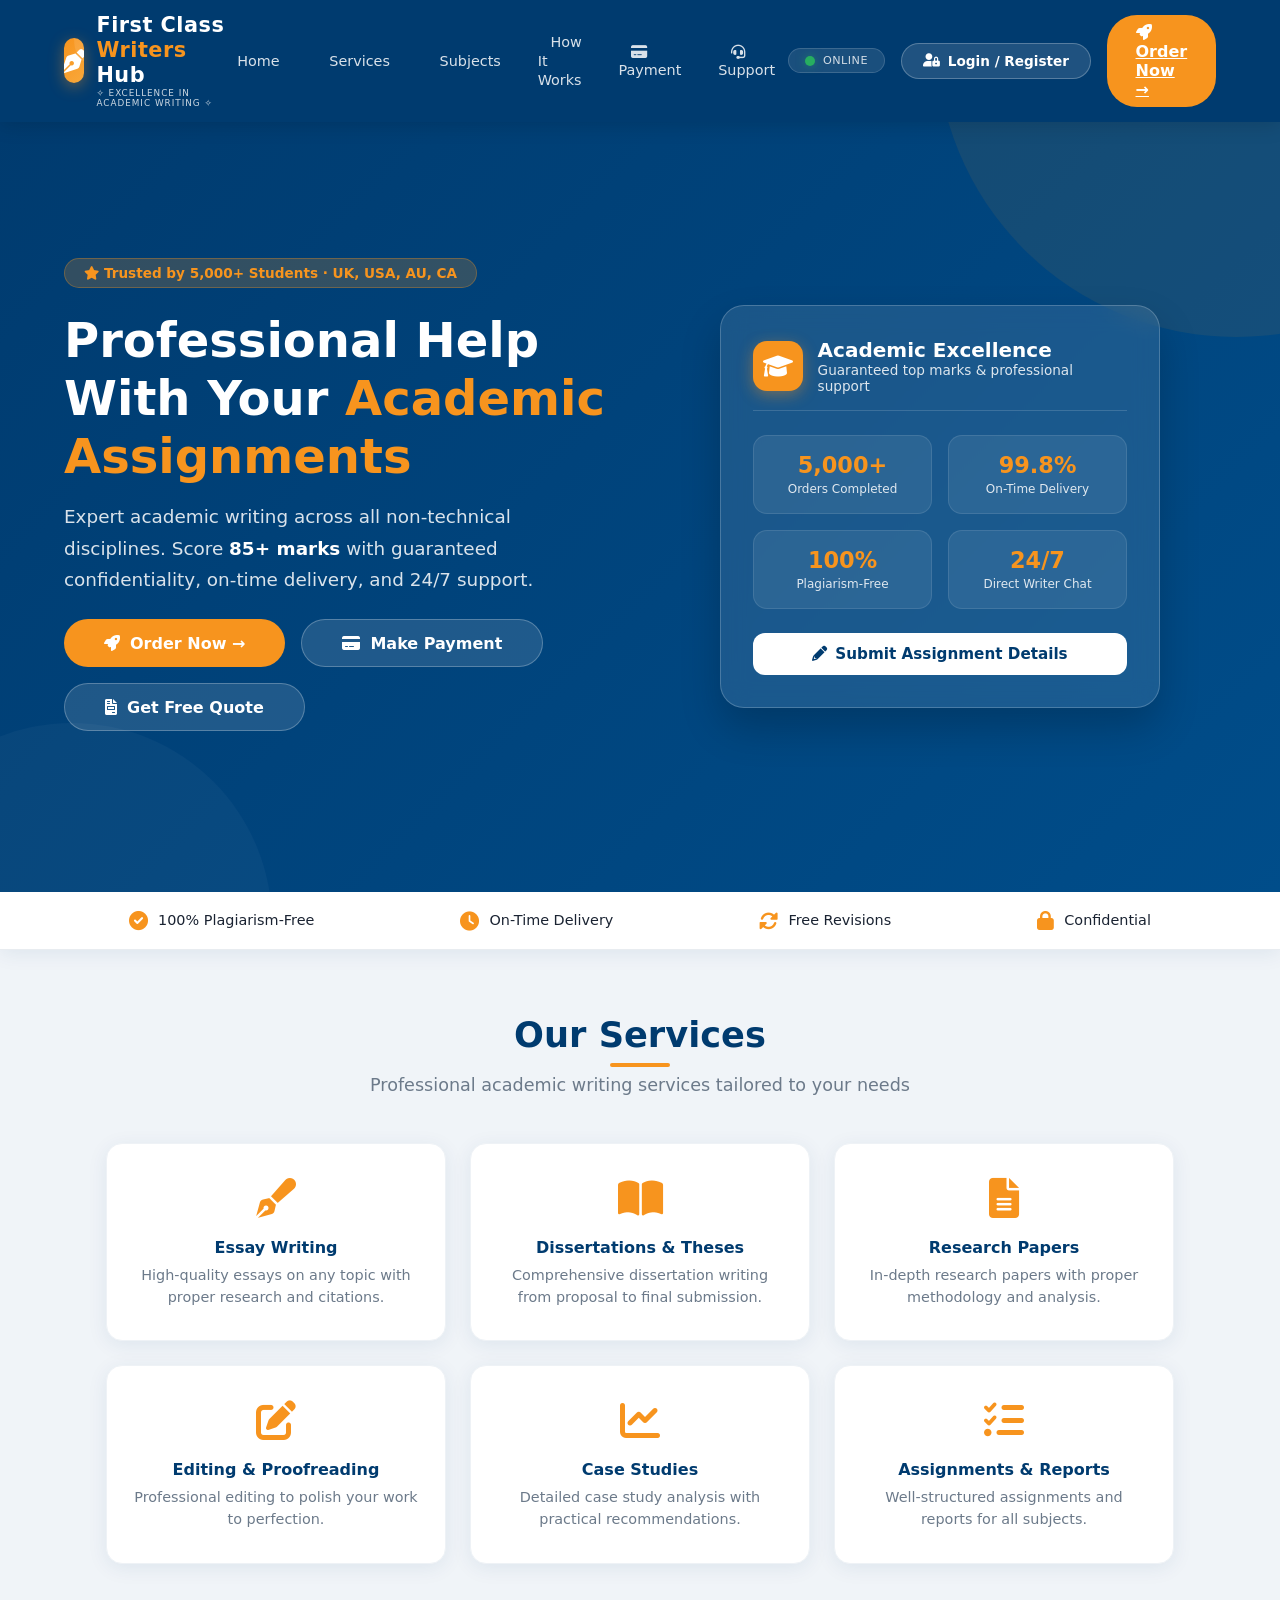
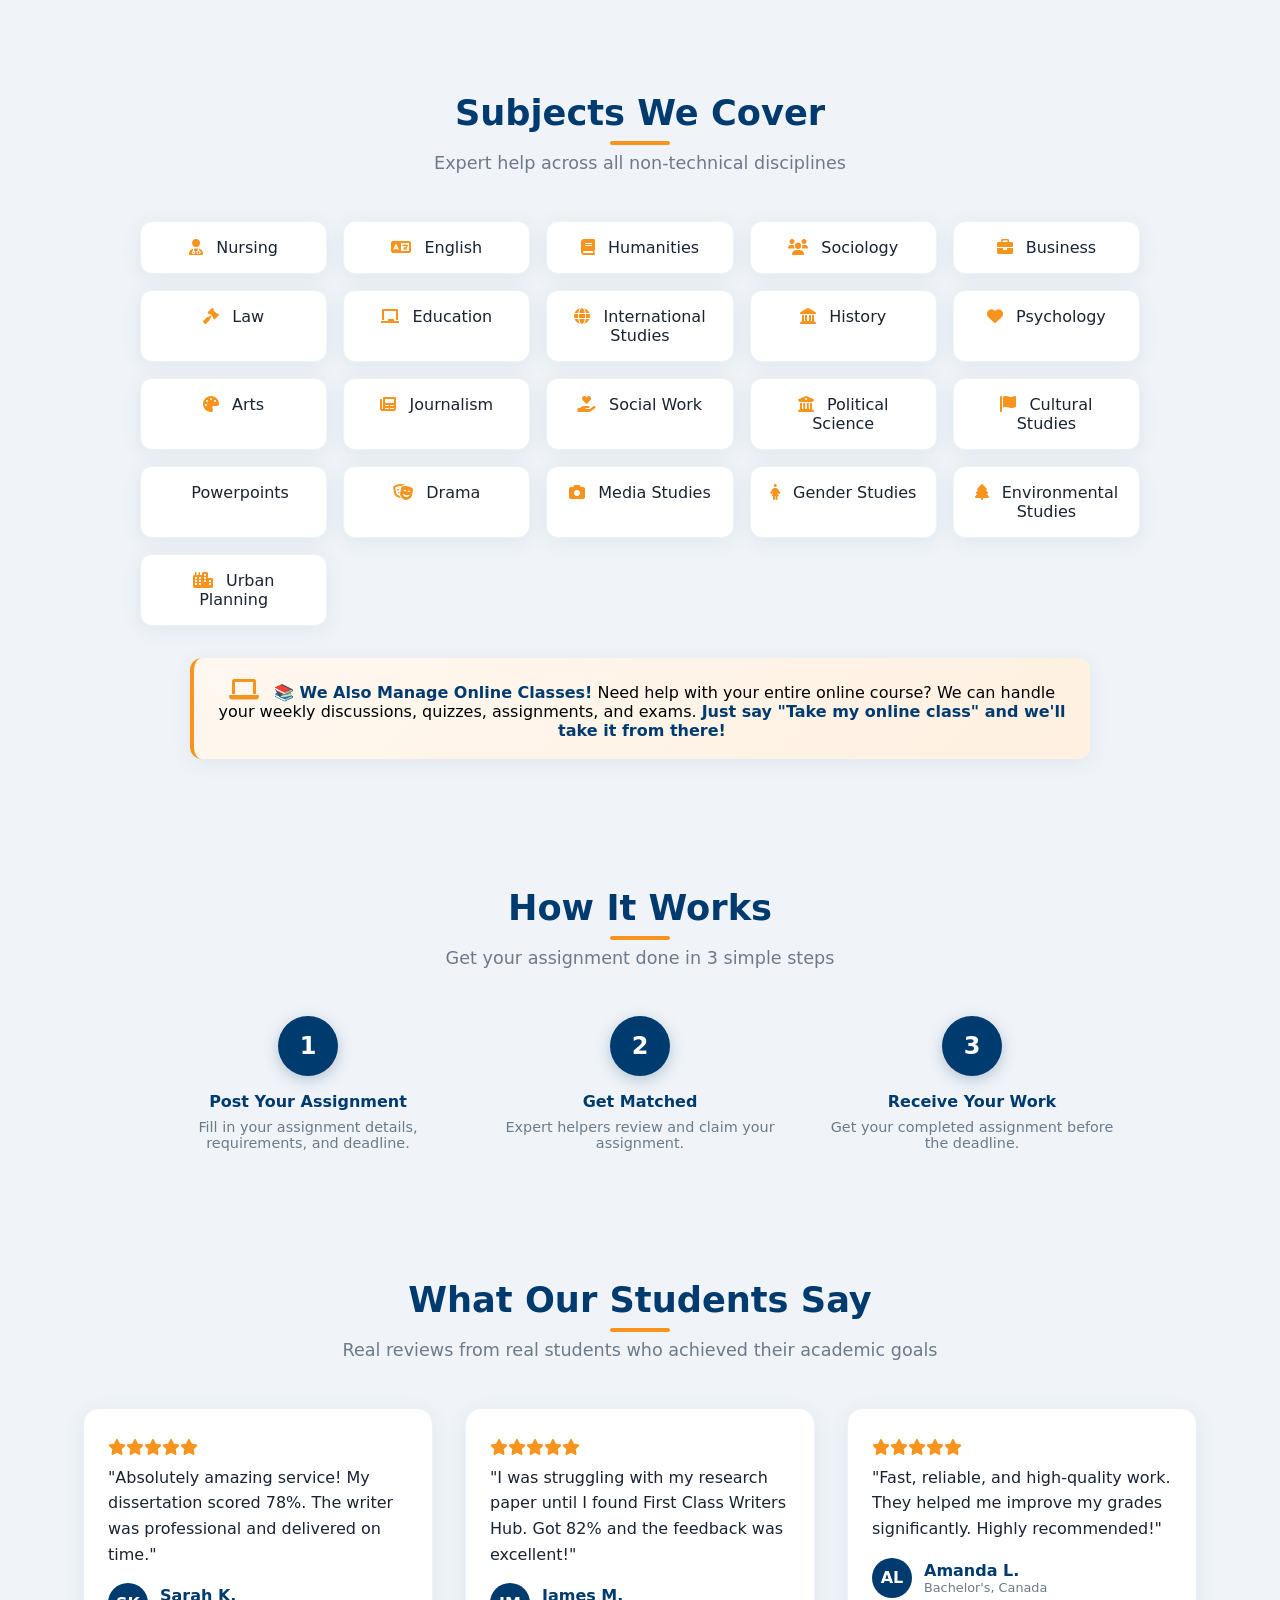
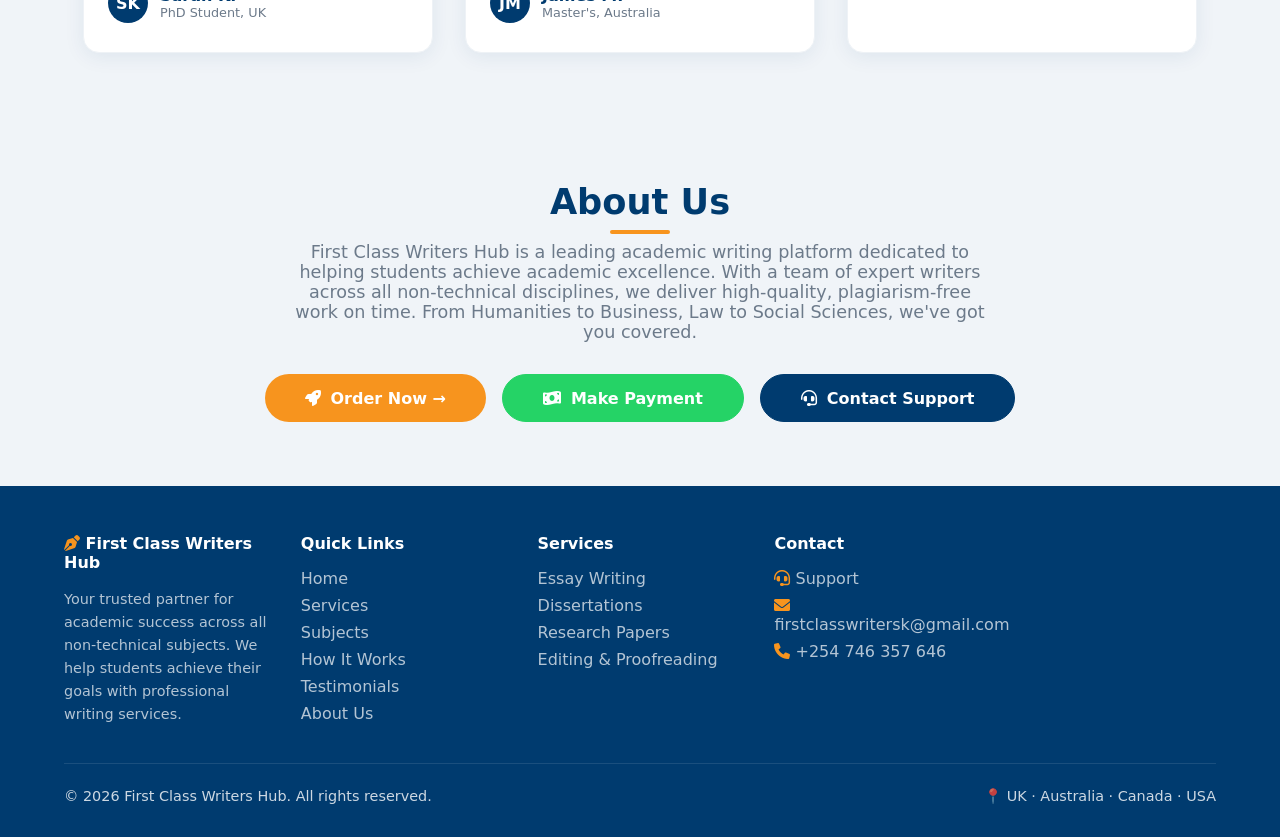
<file: index.html>
<!DOCTYPE html>
<html lang="en">
<head>
  <meta charset="UTF-8">
  <meta name="viewport" content="width=device-width, initial-scale=1.0">
  <title>First Class Writers Hub · Professional Academic Help</title>
  <!-- Font Awesome -->
  <link rel="stylesheet" href="https://cdnjs.cloudflare.com/ajax/libs/font-awesome/6.0.0-beta3/css/all.min.css">
  <link rel="stylesheet" href="css/style.css">
  <style>
    * {
      margin: 0;
      padding: 0;
      box-sizing: border-box;
      font-family: 'Segoe UI', system-ui, -apple-system, sans-serif;
    }

    body {
      background: #f5f7fa;
    }

    :root {
      --primary-blue: #003b6f;
      --primary-blue-light: #004d8a;
      --primary-orange: #f7941e;
      --primary-orange-light: #f9a83a;
      --primary-orange-dark: #e07c10;
      --text-dark: #1a2332;
      --text-gray: #6c7a8a;
      --bg-light: #f0f4f8;
      --white: #ffffff;
      --shadow: 0 4px 20px rgba(0, 59, 111, 0.08);
      --shadow-hover: 0 8px 30px rgba(0, 59, 111, 0.15);
      --success-green: #28a745;
      --remitly-blue: #0066b3;
      --online-green: #27ae60;
      --offline-black: #2d2d2d;
    }

    /* ===== LANDING PAGE ===== */
    .landing-page {
      min-height: 100vh;
      background: var(--bg-light);
    }
    .landing-page.hidden { display: none; }

    /* ===== NAVIGATION ===== */
    .navbar {
      background: var(--primary-blue);
      padding: 0.8rem 5%;
      display: flex;
      justify-content: space-between;
      align-items: center;
      position: sticky;
      top: 0;
      z-index: 1000;
      box-shadow: 0 2px 20px rgba(0, 0, 0, 0.15);
    }

    .status-indicator {
      display: flex;
      align-items: center;
      gap: 8px;
      background: rgba(255, 255, 255, 0.1);
      padding: 0.3rem 1rem;
      border-radius: 30px;
      border: 1px solid rgba(255, 255, 255, 0.15);
    }

    .status-dot {
      width: 10px;
      height: 10px;
      border-radius: 50%;
      display: inline-block;
      animation: pulse 2s infinite;
    }

    .status-dot.online {
      background: var(--online-green);
      box-shadow: 0 0 10px rgba(39, 174, 96, 0.5);
    }

    .status-dot.offline {
      background: var(--offline-black);
    }

    @keyframes pulse {
      0% { opacity: 1; }
      50% { opacity: 0.5; }
      100% { opacity: 1; }
    }

    .status-text {
      font-size: 0.7rem;
      color: rgba(255, 255, 255, 0.8);
      font-weight: 500;
      text-transform: uppercase;
      letter-spacing: 0.5px;
    }

    .navbar .logo {
      font-size: 1.5rem;
      font-weight: 700;
      color: white;
      display: flex;
      align-items: center;
      gap: 12px;
      text-decoration: none;
      cursor: pointer;
    }
    .navbar .logo .logo-icon {
      width: 45px;
      height: 45px;
      background: linear-gradient(135deg, var(--primary-orange), #f9a83a);
      border-radius: 12px;
      display: flex;
      align-items: center;
      justify-content: center;
      font-size: 1.5rem;
      color: white;
      box-shadow: 0 4px 15px rgba(247, 148, 30, 0.4);
      position: relative;
      overflow: hidden;
    }
    .navbar .logo .logo-icon::before {
      content: '';
      position: absolute;
      top: -50%;
      right: -50%;
      width: 100%;
      height: 100%;
      background: rgba(255, 255, 255, 0.1);
      border-radius: 50%;
    }
    .navbar .logo .logo-icon i {
      position: relative;
      z-index: 1;
    }
    .navbar .logo .logo-text {
      display: flex;
      flex-direction: column;
      line-height: 1.2;
    }
    .navbar .logo .logo-text .main-name {
      font-size: 1.3rem;
      letter-spacing: 0.5px;
    }
    .navbar .logo .logo-text .main-name span {
      color: var(--primary-orange);
    }
    .navbar .logo .logo-text .tagline {
      font-size: 0.55rem;
      opacity: 0.8;
      letter-spacing: 1px;
      font-weight: 400;
    }
    .nav-links {
      display: flex;
      gap: 1.5rem;
      align-items: center;
      list-style: none;
    }
    .nav-links a {
      text-decoration: none;
      color: rgba(255, 255, 255, 0.85);
      font-weight: 500;
      transition: 0.2s;
      font-size: 0.9rem;
      cursor: pointer;
      padding: 0.4rem 0.8rem;
      border-radius: 6px;
    }
    .nav-links a:hover { color: white; background: rgba(255, 255, 255, 0.1); }
    .nav-cta {
      background: var(--primary-orange) !important;
      color: white !important;
      padding: 0.5rem 1.8rem !important;
      border-radius: 30px !important;
      font-weight: 600 !important;
      transition: 0.2s !important;
    }
    .nav-cta:hover {
      background: var(--primary-orange-dark) !important;
      transform: scale(1.03);
      box-shadow: 0 4px 20px rgba(247, 148, 30, 0.4);
    }
    .nav-payment {
      background: #25D366 !important;
      color: white !important;
      padding: 0.5rem 1.5rem !important;
      border-radius: 30px !important;
      font-weight: 600 !important;
      transition: 0.2s !important;
    }
    .nav-payment:hover {
      background: #1da851 !important;
      transform: scale(1.03);
      box-shadow: 0 4px 20px rgba(37, 211, 102, 0.4);
    }
    .nav-payment i { color: white !important; }
    .hamburger {
      display: none;
      font-size: 1.5rem;
      cursor: pointer;
      color: white;
    }

    /* ===== HERO SECTION ===== */
    .hero {
      height: calc(100vh - 130px) !important;
      min-height: 580px !important;
      display: flex !important;
      align-items: center !important;
      justify-content: space-between !important;
      padding: 2rem 5% !important;
      gap: 3rem;
      flex-wrap: wrap;
      background: linear-gradient(135deg, var(--primary-blue) 0%, var(--primary-blue-light) 100%);
      position: relative;
      overflow: hidden;
    }
    .hero::before {
      content: '';
      position: absolute;
      top: -50%;
      right: -20%;
      width: 600px;
      height: 600px;
      background: rgba(247, 148, 30, 0.08);
      border-radius: 50%;
    }
    .hero::after {
      content: '';
      position: absolute;
      bottom: -30%;
      left: -10%;
      width: 400px;
      height: 400px;
      background: rgba(255, 255, 255, 0.03);
      border-radius: 50%;
    }
    .hero-content {
      flex: 1;
      min-width: 300px;
      position: relative;
      z-index: 1;
    }
    .hero-content .trust-badge {
      background: rgba(247, 148, 30, 0.2);
      color: var(--primary-orange);
      padding: 0.4rem 1.2rem;
      border-radius: 30px;
      font-size: 0.85rem;
      font-weight: 600;
      display: inline-block;
      margin-bottom: 1.5rem;
      border: 1px solid rgba(247, 148, 30, 0.3);
    }
    .hero-content h1 {
      font-size: 3rem;
      font-weight: 700;
      color: white;
      line-height: 1.2;
      margin-bottom: 0.5rem;
    }
    .hero-content h1 span { color: var(--primary-orange); position: relative; }
    .hero-content .subtitle {
      font-size: 1.15rem;
      color: rgba(255, 255, 255, 0.85);
      margin: 1rem 0 1.5rem;
      line-height: 1.7;
      max-width: 550px;
    }
    .hero-content .subtitle strong { color: white; }
    .subjects-tags {
      display: flex;
      flex-wrap: wrap;
      gap: 0.5rem;
      margin: 1rem 0;
    }
    .subjects-tags .tag {
      background: rgba(255, 255, 255, 0.12);
      padding: 0.25rem 1rem;
      border-radius: 30px;
      font-size: 0.75rem;
      color: rgba(255, 255, 255, 0.9);
      border: 1px solid rgba(255, 255, 255, 0.1);
      font-weight: 500;
      backdrop-filter: blur(10px);
    }
    .subjects-tags .tag i { margin-right: 4px; color: var(--primary-orange); }
    .hero-buttons {
      display: flex;
      gap: 1rem;
      flex-wrap: wrap;
      margin: 1.5rem 0;
    }
    .btn-primary {
      background: var(--primary-orange);
      color: white;
      padding: 0.85rem 2.5rem;
      border-radius: 50px;
      text-decoration: none;
      font-weight: 600;
      transition: 0.2s;
      display: inline-flex;
      align-items: center;
      gap: 10px;
      border: none;
      cursor: pointer;
      font-size: 1rem;
    }
    .btn-primary:hover {
      background: var(--primary-orange-dark);
      transform: scale(1.03);
      box-shadow: 0 8px 30px rgba(247, 148, 30, 0.4);
    }
    .btn-secondary {
      background: rgba(255, 255, 255, 0.12);
      color: white;
      padding: 0.85rem 2.5rem;
      border-radius: 50px;
      text-decoration: none;
      font-weight: 600;
      transition: 0.2s;
      display: inline-flex;
      align-items: center;
      gap: 10px;
      border: 1px solid rgba(255, 255, 255, 0.25);
      cursor: pointer;
      font-size: 1rem;
    }
    .btn-secondary:hover { background: rgba(255, 255, 255, 0.2); transform: scale(1.03); }
    .trust-stats {
      display: flex;
      gap: 2.5rem;
      margin-top: 1.5rem;
      flex-wrap: wrap;
    }
    .trust-stats .stat-item {
      display: flex;
      align-items: center;
      gap: 10px;
      color: rgba(255, 255, 255, 0.85);
    }
    .trust-stats .stat-item i { color: var(--primary-orange); font-size: 1.2rem; }
    .trust-stats .stat-item span { font-weight: 600; color: white; }
    .trust-stats .stat-item small { opacity: 0.8; font-size: 0.85rem; }
    .hero-image {
      flex: 1;
      min-width: 280px;
      display: flex;
      justify-content: center;
      align-items: center;
      position: relative;
      z-index: 1;
    }
    .hero-image .image-placeholder {
      width: 100%;
      max-width: 450px;
      height: 300px;
      background: linear-gradient(135deg, rgba(247, 148, 30, 0.2), rgba(247, 148, 30, 0.05));
      border-radius: 30px;
      display: flex;
      flex-direction: column;
      align-items: center;
      justify-content: center;
      color: white;
      padding: 2rem;
      text-align: center;
      border: 1px solid rgba(255, 255, 255, 0.1);
      backdrop-filter: blur(10px);
      position: relative;
    }
    .hero-image .image-placeholder i {
      font-size: 4rem;
      color: var(--primary-orange);
      margin-bottom: 1rem;
    }
    .hero-image .image-placeholder h3 { font-size: 1.6rem; font-weight: 600; }
    .hero-image .image-placeholder p { opacity: 0.8; }

    /* ===== FEATURES BANNER ===== */
    .features-banner {
      background: white;
      padding: 1.2rem 5%;
      display: flex;
      justify-content: space-around;
      flex-wrap: wrap;
      gap: 1rem;
      border-bottom: 1px solid #e8ecf0;
      box-shadow: var(--shadow);
    }
    .features-banner .feature-item {
      display: flex;
      align-items: center;
      gap: 10px;
      color: var(--text-dark);
      font-weight: 500;
      font-size: 0.9rem;
    }
    .features-banner .feature-item i { color: var(--primary-orange); font-size: 1.2rem; }

    /* ===== SECTION COMMON ===== */
    .section { padding: 4rem 5%; }
    .section-title {
      text-align: center;
      font-size: 2.2rem;
      font-weight: 700;
      color: var(--primary-blue);
      margin-bottom: 0.5rem;
      position: relative;
    }
    .section-title::after {
      content: '';
      display: block;
      width: 60px;
      height: 4px;
      background: var(--primary-orange);
      margin: 0.5rem auto 0;
      border-radius: 10px;
    }
    .section-subtitle {
      text-align: center;
      color: var(--text-gray);
      font-size: 1.1rem;
      margin-bottom: 3rem;
    }

    /* ===== SERVICES ===== */
    .services-grid {
      display: grid !important;
      grid-template-columns: repeat(auto-fit, minmax(260px, 340px)) !important;
      justify-content: center !important;
      gap: 1.5rem !important;
      max-width: 1200px !important;
      margin: 0 auto !important;
    }
    .service-card {
      background: white;
      padding: 2rem 1.5rem;
      border-radius: 16px;
      text-align: center;
      border: 1px solid #eef2f6;
      transition: 0.3s;
      cursor: default;
      box-shadow: var(--shadow);
    }
    .service-card:hover {
      transform: translateY(-6px);
      box-shadow: var(--shadow-hover);
      border-color: var(--primary-orange);
    }
    .service-card .icon { font-size: 2.5rem; color: var(--primary-orange); margin-bottom: 1rem; }
    .service-card h4 { color: var(--primary-blue); margin-bottom: 0.5rem; }
    .service-card p { color: var(--text-gray); font-size: 0.9rem; line-height: 1.5; }

    /* ===== SUBJECTS ===== */
    .subjects-grid {
      display: grid;
      grid-template-columns: repeat(auto-fill, minmax(160px, 1fr));
      gap: 1rem;
      max-width: 1000px;
      margin: 0 auto;
    }
    .subject-item {
      background: white;
      padding: 1rem;
      border-radius: 12px;
      text-align: center;
      border: 1px solid #eef2f6;
      transition: 0.2s;
      font-weight: 500;
      color: var(--text-dark);
      box-shadow: var(--shadow);
    }
    .subject-item:hover {
      border-color: var(--primary-orange);
      transform: scale(1.04);
      box-shadow: var(--shadow-hover);
    }
    .subject-item i { color: var(--primary-orange); margin-right: 8px; }

    .online-classes-note {
      background: linear-gradient(135deg, #fff8f0, #fff0e0);
      border-left: 4px solid var(--primary-orange);
      padding: 1.2rem 1.5rem;
      border-radius: 12px;
      margin: 2rem auto 0;
      max-width: 900px;
      text-align: center;
      box-shadow: var(--shadow);
    }
    .online-classes-note i { color: var(--primary-orange); font-size: 1.5rem; margin-right: 10px; }
    .online-classes-note strong { color: var(--primary-blue); }

    /* ===== HOW IT WORKS ===== */
    .steps-grid {
      display: grid;
      grid-template-columns: repeat(auto-fit, minmax(220px, 300px)) !important;
      justify-content: center !important;
      gap: 2rem;
      max-width: 1000px;
      margin: 0 auto;
    }
    .step { text-align: center; }
    .step .step-number {
      width: 60px;
      height: 60px;
      background: var(--primary-blue);
      color: white;
      border-radius: 50%;
      display: flex;
      align-items: center;
      justify-content: center;
      font-size: 1.5rem;
      font-weight: 700;
      margin: 0 auto 1rem;
      box-shadow: 0 4px 15px rgba(0, 59, 111, 0.25);
    }
    .step h4 { color: var(--primary-blue); margin-bottom: 0.5rem; }
    .step p { color: var(--text-gray); font-size: 0.9rem; }

    /* ===== TESTIMONIALS ===== */
    .testimonials-grid {
      display: grid !important;
      grid-template-columns: repeat(auto-fit, minmax(280px, 350px)) !important;
      justify-content: center !important;
      gap: 2rem !important;
      max-width: 1200px !important;
      margin: 0 auto !important;
    }
    .testimonial-card {
      background: white;
      padding: 1.8rem 1.5rem;
      border-radius: 16px;
      border: 1px solid #eef2f6;
      box-shadow: var(--shadow);
      transition: 0.2s;
    }
    .testimonial-card:hover { box-shadow: var(--shadow-hover); }
    .testimonial-card .stars { color: var(--primary-orange); margin-bottom: 0.5rem; }
    .testimonial-card p { color: var(--text-dark); line-height: 1.6; margin-bottom: 1rem; }
    .testimonial-card .author {
      display: flex;
      align-items: center;
      gap: 12px;
    }
    .testimonial-card .author .avatar {
      width: 40px;
      height: 40px;
      border-radius: 50%;
      background: var(--primary-blue);
      color: white;
      display: flex;
      align-items: center;
      justify-content: center;
      font-weight: 600;
    }
    .testimonial-card .author .name { font-weight: 600; color: var(--primary-blue); }
    .testimonial-card .author .role { font-size: 0.8rem; color: var(--text-gray); }

    /* ===== FOOTER ===== */
    .footer {
      background: var(--primary-blue);
      color: rgba(255, 255, 255, 0.8);
      padding: 3rem 5% 2rem;
    }
    .footer-grid {
      display: grid;
      grid-template-columns: repeat(auto-fill, minmax(200px, 1fr));
      gap: 2rem;
      margin-bottom: 2rem;
    }
    .footer h4 { color: white; margin-bottom: 1rem; }
    .footer ul { list-style: none; }
    .footer ul li { margin-bottom: 0.5rem; }
    .footer ul a {
      color: rgba(255, 255, 255, 0.7);
      text-decoration: none;
      transition: 0.15s;
      cursor: pointer;
    }
    .footer ul a:hover { color: var(--primary-orange); }
    .footer-bottom {
      border-top: 1px solid rgba(255, 255, 255, 0.1);
      padding-top: 1.5rem;
      display: flex;
      justify-content: space-between;
      flex-wrap: wrap;
      gap: 1rem;
      font-size: 0.9rem;
    }
    .footer-bottom span i { color: var(--primary-orange); }

    /* ===== CONTACT MODAL ===== */
    .contact-modal {
      display: none;
      position: fixed;
      top: 0;
      left: 0;
      width: 100%;
      height: 100%;
      background: rgba(0, 0, 0, 0.6);
      z-index: 9999;
      justify-content: center;
      align-items: center;
      backdrop-filter: blur(5px);
    }
    .contact-modal.show { display: flex; }
    .contact-modal-content {
      background: white;
      border-radius: 24px;
      padding: 2.5rem;
      max-width: 500px;
      width: 90%;
      box-shadow: 0 20px 60px rgba(0, 0, 0, 0.3);
      text-align: center;
      animation: slideUp 0.3s ease;
    }
    @keyframes slideUp {
      from { transform: translateY(30px); opacity: 0; }
      to { transform: translateY(0); opacity: 1; }
    }
    .contact-modal-content .modal-icon { font-size: 4rem; color: #25D366; margin-bottom: 1rem; }
    .contact-modal-content h2 { color: var(--primary-blue); margin-bottom: 0.5rem; }
    .contact-modal-content p { color: var(--text-gray); margin-bottom: 1.5rem; line-height: 1.6; }
    .contact-modal-content .contact-buttons {
      display: flex;
      flex-direction: column;
      gap: 0.8rem;
    }
    .contact-modal-content .contact-buttons a {
      padding: 12px 24px;
      border-radius: 12px;
      text-decoration: none;
      font-weight: 600;
      display: flex;
      align-items: center;
      justify-content: center;
      gap: 10px;
      transition: 0.15s;
    }
    .contact-modal-content .contact-buttons a:hover { transform: scale(1.02); }
    .btn-whatsapp { background: #25D366; color: white; }
    .btn-whatsapp:hover {
      background: #1da851;
      box-shadow: 0 4px 15px rgba(37, 211, 102, 0.4);
    }
    .btn-sms { background: #34B7F1; color: white; }
    .btn-sms:hover {
      background: #1a9bd6;
      box-shadow: 0 4px 15px rgba(52, 183, 241, 0.4);
    }
    .btn-close-modal {
      background: #eef3f8;
      color: var(--text-dark);
      border: 1px solid #d8e2ed;
      padding: 12px 24px;
      border-radius: 12px;
      cursor: pointer;
      font-weight: 500;
      transition: 0.15s;
      margin-top: 0.5rem;
    }
    .btn-close-modal:hover { background: #dce6f2; }

    /* ===== PAYMENT MODAL ===== */
    .payment-modal {
      display: none;
      position: fixed;
      top: 0;
      left: 0;
      width: 100%;
      height: 100%;
      background: rgba(0, 0, 0, 0.6);
      z-index: 9999;
      justify-content: center;
      align-items: center;
      backdrop-filter: blur(5px);
    }
    .payment-modal.show { display: flex; }
    .payment-modal-content {
      background: white;
      border-radius: 24px;
      padding: 2.5rem;
      max-width: 550px;
      width: 90%;
      max-height: 90vh;
      overflow-y: auto;
      box-shadow: 0 20px 60px rgba(0, 0, 0, 0.3);
      animation: slideUp 0.3s ease;
    }
    .payment-modal-content .modal-header {
      display: flex;
      justify-content: space-between;
      align-items: center;
      margin-bottom: 1.5rem;
    }
    .payment-modal-content .modal-header h2 {
      color: var(--primary-blue);
      font-size: 1.5rem;
      display: flex;
      align-items: center;
      gap: 10px;
    }
    .payment-modal-content .modal-header h2 i { color: #25D366; }
    .payment-modal-content .close-modal {
      background: #eef3f8;
      border: none;
      width: 36px;
      height: 36px;
      border-radius: 50%;
      font-size: 1.2rem;
      cursor: pointer;
      transition: 0.15s;
      color: var(--text-dark);
    }
    .payment-modal-content .close-modal:hover { background: #dce6f2; }
    .payment-info {
      background: #f8f9fa;
      border-radius: 16px;
      padding: 1.5rem;
      margin: 1rem 0;
    }
    .payment-info .info-row {
      display: flex;
      justify-content: space-between;
      padding: 0.6rem 0;
      border-bottom: 1px solid #e8ecf0;
    }
    .payment-info .info-row:last-child { border-bottom: none; }
    .payment-info .info-label {
      font-weight: 600;
      color: var(--text-gray);
      font-size: 0.9rem;
    }
    .payment-info .info-value {
      font-weight: 500;
      color: var(--text-dark);
      text-align: right;
    }
    .payment-info .info-value .highlight { color: var(--primary-orange); font-weight: 700; }
    .payment-steps { margin: 1.5rem 0; }
    .payment-steps h4 { color: var(--primary-blue); margin-bottom: 0.8rem; }
    .payment-steps .step-item {
      display: flex;
      align-items: flex-start;
      gap: 12px;
      padding: 0.5rem 0;
    }
    .payment-steps .step-item .step-num {
      background: var(--primary-orange);
      color: white;
      width: 24px;
      height: 24px;
      border-radius: 50%;
      display: flex;
      align-items: center;
      justify-content: center;
      font-size: 0.7rem;
      font-weight: 700;
      flex-shrink: 0;
      margin-top: 2px;
    }
    .payment-steps .step-item p { color: var(--text-gray); font-size: 0.9rem; line-height: 1.5; }
    .payment-steps .step-item p strong { color: var(--text-dark); }
    .payment-actions {
      display: flex;
      gap: 1rem;
      margin-top: 1.5rem;
      flex-wrap: wrap;
    }
    .btn-remitly {
      background: var(--remitly-blue);
      color: white;
      padding: 12px 28px;
      border-radius: 40px;
      border: none;
      font-weight: 600;
      cursor: pointer;
      transition: 0.2s;
      display: inline-flex;
      align-items: center;
      gap: 10px;
      text-decoration: none;
      flex: 1;
      justify-content: center;
    }
    .btn-remitly:hover {
      background: #005299;
      transform: scale(1.02);
      box-shadow: 0 4px 20px rgba(0, 102, 179, 0.3);
    }
    .btn-copy-details {
      background: #eef3f8;
      color: var(--text-dark);
      border: 1px solid #d8e2ed;
      padding: 12px 20px;
      border-radius: 40px;
      cursor: pointer;
      font-weight: 500;
      transition: 0.15s;
      display: inline-flex;
      align-items: center;
      gap: 8px;
    }
    .btn-copy-details:hover { background: #dce6f2; }
    .copy-notification {
      display: none;
      background: #d4edda;
      color: #155724;
      padding: 0.6rem 1rem;
      border-radius: 10px;
      margin-top: 0.8rem;
      font-size: 0.9rem;
      border: 1px solid #c3e6cb;
    }
    .copy-notification.show { display: block; }

    /* ===== SIMPLIFIED ORDER FORM ===== */
    .form-page {
      display: none;
      min-height: 100vh;
      background: var(--bg-light);
      padding: 2rem;
    }
    .form-page.active { display: block; }

    .form-page .form-container {
      max-width: 1300px;
      margin: 0 auto;
      background: white;
      border-radius: 24px;
      padding: 2.5rem;
      box-shadow: var(--shadow);
    }

    .form-page .form-container .form-header {
      display: flex;
      justify-content: space-between;
      align-items: center;
      margin-bottom: 2rem;
      flex-wrap: wrap;
      gap: 1rem;
    }

    .form-page .form-container .form-header h2 {
      font-size: 1.5rem;
      color: var(--primary-blue);
      font-weight: 700;
    }

    .form-page .form-container .form-header h2 i {
      color: var(--primary-orange);
      margin-right: 10px;
    }

    .form-page .form-container .form-header .back-btn {
      background: #eef3f8;
      border: 1px solid #d8e2ed;
      padding: 0.6rem 1.5rem;
      border-radius: 30px;
      cursor: pointer;
      font-weight: 500;
      color: var(--text-dark);
      transition: 0.15s;
      display: flex;
      align-items: center;
      gap: 8px;
    }

    .form-page .form-container .form-header .back-btn:hover { background: #dce6f2; }

    .form-page .form-wrapper {
      display: grid;
      grid-template-columns: 280px 1fr;
      gap: 2rem;
    }

    .form-page .contact-info-sidebar {
      background: linear-gradient(135deg, var(--primary-blue), var(--primary-blue-light));
      border-radius: 16px;
      padding: 1.5rem;
      color: white;
    }

    .form-page .contact-info-sidebar .info-title {
      font-size: 1.1rem;
      font-weight: 600;
      margin-bottom: 1.5rem;
      border-bottom: 1px solid rgba(255, 255, 255, 0.15);
      padding-bottom: 0.8rem;
    }

    .form-page .contact-info-sidebar .info-item {
      display: flex;
      align-items: flex-start;
      gap: 12px;
      margin-bottom: 1.2rem;
    }

    .form-page .contact-info-sidebar .info-item i {
      color: var(--primary-orange);
      font-size: 1.1rem;
      margin-top: 2px;
      width: 20px;
    }

    .form-page .contact-info-sidebar .info-item .info-label {
      font-size: 0.7rem;
      opacity: 0.7;
      text-transform: uppercase;
      letter-spacing: 0.5px;
    }

    .form-page .contact-info-sidebar .info-item .info-value {
      font-weight: 500;
      font-size: 0.95rem;
    }

    .form-page .contact-info-sidebar .why-choose {
      margin-top: 1.5rem;
      border-top: 1px solid rgba(255, 255, 255, 0.15);
      padding-top: 1.5rem;
    }

    .form-page .contact-info-sidebar .why-choose h4 {
      font-size: 0.9rem;
      margin-bottom: 0.8rem;
      color: var(--primary-orange);
    }

    .form-page .contact-info-sidebar .why-choose ul {
      list-style: none;
    }

    .form-page .contact-info-sidebar .why-choose ul li {
      padding: 0.3rem 0;
      font-size: 0.85rem;
      opacity: 0.9;
      display: flex;
      align-items: center;
      gap: 8px;
    }

    .form-page .contact-info-sidebar .why-choose ul li i {
      color: var(--primary-orange);
      font-size: 0.8rem;
    }

    .form-page .contact-info-sidebar .whatsapp-btn {
      display: block;
      background: #25D366;
      color: white;
      text-align: center;
      padding: 0.8rem;
      border-radius: 12px;
      text-decoration: none;
      font-weight: 600;
      margin-top: 1.5rem;
      transition: 0.2s;
    }

    .form-page .contact-info-sidebar .whatsapp-btn:hover {
      background: #1da851;
      transform: scale(1.02);
    }

    /* ===== FORM FIELDS ===== */
    .form-page .form-fields {
      display: flex;
      flex-direction: column;
      gap: 1.2rem;
    }

    .form-page .field-group {
      display: flex;
      flex-direction: column;
      gap: 4px;
    }

    .form-page .field-group label {
      font-size: 0.85rem;
      font-weight: 600;
      color: var(--text-dark);
      display: flex;
      align-items: center;
      gap: 6px;
    }

    .form-page .field-group label .required {
      color: #e74c3c;
    }

    .form-page .field-group label i {
      color: var(--primary-orange);
    }

    .form-page .field-group input,
    .form-page .field-group textarea,
    .form-page .field-group select {
      padding: 10px 14px;
      border: 2px solid #e8ecf0;
      border-radius: 12px;
      font-size: 0.95rem;
      background: white;
      transition: 0.2s;
      width: 100%;
    }

    .form-page .field-group input:focus,
    .form-page .field-group textarea:focus,
    .form-page .field-group select:focus {
      outline: none;
      border-color: var(--primary-orange);
      box-shadow: 0 0 0 3px rgba(247, 148, 30, 0.15);
    }

    .form-page .field-group input::placeholder,
    .form-page .field-group textarea::placeholder {
      color: #b0c0d0;
    }

    .form-page .field-group textarea {
      resize: vertical;
      min-height: 100px;
    }

    /* ===== PHONE INPUT WITH COUNTRY CODE ===== */
    .phone-input-simple {
      display: flex;
      align-items: center;
      border: 2px solid #e8ecf0;
      border-radius: 12px;
      background: white;
      transition: 0.2s;
      overflow: hidden;
    }

    .phone-input-simple:focus-within {
      border-color: var(--primary-orange);
      box-shadow: 0 0 0 3px rgba(247, 148, 30, 0.15);
    }

    .phone-input-simple .country-code {
      background: #f8f9fa;
      padding: 10px 8px;
      font-weight: 600;
      color: var(--text-dark);
      border: none;
      border-right: 1px solid #e8ecf0;
      font-size: 0.95rem;
      min-width: 70px;
      cursor: pointer;
      outline: none;
      appearance: auto;
      -webkit-appearance: auto;
    }

    .phone-input-simple .country-code:focus {
      border-color: var(--primary-orange);
    }

    .phone-input-simple input {
      border: none;
      padding: 10px 14px;
      font-size: 0.95rem;
      background: transparent;
      width: 100%;
      outline: none;
    }

    .phone-input-simple input::placeholder {
      color: #b0c0d0;
    }

    /* ===== FILE UPLOAD ===== */
    .form-page .file-upload-wrapper {
      border: 2px dashed #e8ecf0;
      border-radius: 12px;
      padding: 1.5rem;
      text-align: center;
      cursor: pointer;
      transition: 0.2s;
      position: relative;
    }

    .form-page .file-upload-wrapper:hover {
      border-color: var(--primary-orange);
      background: #fafcff;
    }

    .form-page .file-upload-wrapper i {
      font-size: 2rem;
      color: var(--primary-orange);
      margin-bottom: 0.5rem;
    }

    .form-page .file-upload-wrapper p {
      color: var(--text-gray);
      font-size: 0.9rem;
    }

    .form-page .file-upload-wrapper small {
      color: #b0c0d0;
      font-size: 0.8rem;
    }

    .form-page .file-upload-wrapper input[type="file"] {
      position: absolute;
      top: 0;
      left: 0;
      width: 100%;
      height: 100%;
      opacity: 0;
      cursor: pointer;
    }

    .form-page .file-list {
      margin-top: 0.8rem;
      display: flex;
      flex-wrap: wrap;
      gap: 0.5rem;
    }

    .form-page .file-list .file-tag {
      background: #eef3f8;
      padding: 0.3rem 0.8rem;
      border-radius: 20px;
      font-size: 0.8rem;
      display: flex;
      align-items: center;
      gap: 6px;
      color: var(--text-dark);
      border: 1px solid #d8e2ed;
    }

    .form-page .file-list .file-tag i {
      color: var(--primary-orange);
    }

    .form-page .form-footer {
      margin-top: 1.5rem;
      display: flex;
      flex-direction: column;
      gap: 1rem;
    }

    .form-page .btn-submit-form {
      background: var(--primary-orange);
      color: white;
      border: none;
      padding: 14px 32px;
      border-radius: 40px;
      font-weight: 600;
      cursor: pointer;
      transition: 0.2s;
      display: inline-flex;
      align-items: center;
      justify-content: center;
      gap: 10px;
      font-size: 1rem;
      width: 100%;
    }

    .form-page .btn-submit-form:hover {
      background: var(--primary-orange-dark);
      transform: scale(1.01);
      box-shadow: 0 4px 20px rgba(247, 148, 30, 0.3);
    }

    .form-page .privacy-note {
      text-align: center;
      font-size: 0.85rem;
      color: var(--text-gray);
    }

    .form-page .privacy-note i {
      color: var(--success-green);
    }

    /* ===== CLIENT DASHBOARD ===== */
    .client-dashboard {
      display: none;
      min-height: 100vh;
      background: var(--bg-light);
      padding: 2rem;
    }
    .client-dashboard.active { display: block; }

    .client-dashboard .dashboard-container {
      max-width: 1200px;
      margin: 0 auto;
    }

    .client-dashboard .dashboard-header {
      background: white;
      border-radius: 24px;
      padding: 2rem;
      margin-bottom: 2rem;
      box-shadow: var(--shadow);
      display: flex;
      justify-content: space-between;
      align-items: center;
      flex-wrap: wrap;
      gap: 1rem;
    }

    .client-dashboard .dashboard-header h2 {
      color: var(--primary-blue);
      font-size: 1.5rem;
      display: flex;
      align-items: center;
      gap: 10px;
    }

    .client-dashboard .dashboard-header h2 i {
      color: var(--primary-orange);
    }

    .client-dashboard .dashboard-header .client-info {
      display: flex;
      align-items: center;
      gap: 1rem;
      flex-wrap: wrap;
    }

    .client-dashboard .dashboard-header .client-info span {
      background: #f8f9fa;
      padding: 0.5rem 1.2rem;
      border-radius: 30px;
      font-size: 0.85rem;
      color: var(--text-gray);
      border: 1px solid #e8ecf0;
    }

    .client-dashboard .dashboard-header .client-info strong {
      color: var(--primary-blue);
    }

    .client-dashboard .dashboard-grid {
      display: grid;
      grid-template-columns: 1fr 1fr;
      gap: 1.5rem;
    }

    .client-dashboard .dashboard-card {
      background: white;
      border-radius: 24px;
      padding: 1.5rem;
      box-shadow: var(--shadow);
    }

    .client-dashboard .dashboard-card h3 {
      color: var(--primary-blue);
      margin-bottom: 1rem;
      font-size: 1.1rem;
      display: flex;
      align-items: center;
      gap: 10px;
      border-bottom: 2px solid #f0f4f8;
      padding-bottom: 0.8rem;
    }

    .client-dashboard .dashboard-card h3 i {
      color: var(--primary-orange);
    }

    .client-dashboard .dashboard-card.full-width {
      grid-column: 1 / -1;
    }

    /* ===== ORDERS LIST ===== */
    .orders-list {
      display: flex;
      flex-direction: column;
      gap: 1rem;
      max-height: 500px;
      overflow-y: auto;
      padding-right: 0.5rem;
    }

    .orders-list::-webkit-scrollbar {
      width: 6px;
    }

    .orders-list::-webkit-scrollbar-track {
      background: #f1f1f1;
      border-radius: 10px;
    }

    .orders-list::-webkit-scrollbar-thumb {
      background: var(--primary-orange);
      border-radius: 10px;
    }

    .order-item {
      border: 1px solid #e8ecf0;
      border-radius: 12px;
      padding: 1rem;
      transition: 0.2s;
      background: #fafcff;
    }

    .order-item:hover {
      border-color: var(--primary-orange);
      box-shadow: 0 2px 10px rgba(0, 0, 0, 0.05);
    }

    .order-item .order-header {
      display: flex;
      justify-content: space-between;
      align-items: center;
      flex-wrap: wrap;
      gap: 0.5rem;
      margin-bottom: 0.5rem;
    }

    .order-item .order-header .order-id {
      font-weight: 700;
      color: var(--primary-blue);
      font-size: 0.9rem;
    }

    .order-item .order-header .order-date {
      font-size: 0.8rem;
      color: var(--text-gray);
    }

    .order-item .order-subject {
      font-weight: 600;
      color: var(--text-dark);
      margin-bottom: 0.3rem;
      font-size: 0.95rem;
    }

    .order-item .order-details {
      font-size: 0.85rem;
      color: var(--text-gray);
      display: -webkit-box;
      -webkit-line-clamp: 2;
      -webkit-box-orient: vertical;
      overflow: hidden;
      margin-bottom: 0.3rem;
    }

    .order-item .order-attachments {
      display: flex;
      flex-wrap: wrap;
      gap: 0.3rem;
      margin: 0.3rem 0;
    }

    .order-item .order-attachments .attch-tag {
      background: #eef3f8;
      padding: 0.15rem 0.6rem;
      border-radius: 12px;
      font-size: 0.7rem;
      color: var(--text-gray);
      border: 1px solid #d8e2ed;
      display: flex;
      align-items: center;
      gap: 3px;
      cursor: pointer;
      transition: 0.15s;
    }

    .order-item .order-attachments .attch-tag:hover {
      background: var(--primary-orange);
      color: white;
      border-color: var(--primary-orange);
    }

    .order-item .order-attachments .attch-tag i {
      color: var(--primary-orange);
      font-size: 0.6rem;
    }

    .order-item .order-attachments .attch-tag:hover i {
      color: white;
    }

    .order-item .order-footer {
      display: flex;
      justify-content: space-between;
      align-items: center;
      flex-wrap: wrap;
      gap: 0.5rem;
      margin-top: 0.5rem;
      padding-top: 0.5rem;
      border-top: 1px solid #eef3f8;
    }

    .order-item .order-footer .status-badge {
      display: inline-block;
      padding: 0.2rem 0.8rem;
      border-radius: 30px;
      font-size: 0.7rem;
      font-weight: 600;
    }

    .status-badge.pending {
      background: #fff3cd;
      color: #856404;
    }

    .status-badge.in-progress {
      background: #cce5ff;
      color: #004085;
    }

    .status-badge.completed {
      background: #d4edda;
      color: #155724;
    }

    .order-item .order-footer .order-actions {
      display: flex;
      gap: 0.5rem;
    }

    .order-item .order-footer .order-actions button {
      padding: 0.3rem 0.8rem;
      border-radius: 20px;
      border: none;
      font-size: 0.75rem;
      font-weight: 500;
      cursor: pointer;
      transition: 0.2s;
    }

    .order-item .order-footer .order-actions .btn-view {
      background: var(--primary-blue);
      color: white;
    }

    .order-item .order-footer .order-actions .btn-view:hover {
      background: var(--primary-blue-light);
    }

    .order-item .order-footer .order-actions .btn-complete {
      background: var(--success-green);
      color: white;
    }

    .order-item .order-footer .order-actions .btn-complete:hover {
      background: #1e7e34;
    }

    /* ===== ORDER DETAILS VIEW ===== */
    .order-detail-view {
      display: none;
      margin-top: 1rem;
      padding: 1rem;
      background: #f8f9fa;
      border-radius: 12px;
      border: 1px solid #e8ecf0;
    }

    .order-detail-view.active {
      display: block;
    }

    .order-detail-view .detail-row {
      display: flex;
      padding: 0.4rem 0;
      border-bottom: 1px solid #eef3f8;
    }

    .order-detail-view .detail-row:last-child {
      border-bottom: none;
    }

    .order-detail-view .detail-row .label {
      font-weight: 600;
      color: var(--text-gray);
      width: 120px;
      flex-shrink: 0;
      font-size: 0.85rem;
    }

    .order-detail-view .detail-row .value {
      color: var(--text-dark);
      font-size: 0.9rem;
      flex: 1;
      word-break: break-word;
    }

    .order-detail-view .detail-row .value .file-link {
      color: var(--primary-orange);
      text-decoration: none;
      font-weight: 500;
      cursor: pointer;
    }

    .order-detail-view .detail-row .value .file-link:hover {
      text-decoration: underline;
    }

    .order-detail-view .detail-row .value .attch-list {
      display: flex;
      flex-wrap: wrap;
      gap: 0.3rem;
    }

    .order-detail-view .detail-row .value .attch-list .attch-item {
      background: white;
      padding: 0.2rem 0.6rem;
      border-radius: 12px;
      font-size: 0.75rem;
      border: 1px solid #d8e2ed;
      display: flex;
      align-items: center;
      gap: 4px;
      cursor: pointer;
      transition: 0.15s;
    }

    .order-detail-view .detail-row .value .attch-list .attch-item:hover {
      background: var(--primary-orange);
      color: white;
      border-color: var(--primary-orange);
    }

    .order-detail-view .detail-row .value .attch-list .attch-item i {
      color: var(--primary-orange);
    }

    .order-detail-view .detail-row .value .attch-list .attch-item:hover i {
      color: white;
    }

    .order-detail-view .complete-upload-area {
      margin-top: 1rem;
      padding: 1rem;
      border: 2px dashed var(--success-green);
      border-radius: 12px;
      text-align: center;
      position: relative;
      background: #f8fff8;
    }

    .order-detail-view .complete-upload-area input[type="file"] {
      position: absolute;
      top: 0;
      left: 0;
      width: 100%;
      height: 100%;
      opacity: 0;
      cursor: pointer;
    }

    .order-detail-view .complete-upload-area i {
      font-size: 2rem;
      color: var(--success-green);
    }

    .order-detail-view .complete-upload-area p {
      font-size: 0.85rem;
      color: var(--text-gray);
    }

    .order-detail-view .btn-mark-complete {
      background: var(--success-green);
      color: white;
      border: none;
      padding: 0.5rem 1.5rem;
      border-radius: 30px;
      font-weight: 600;
      cursor: pointer;
      transition: 0.2s;
      margin-top: 0.5rem;
    }

    .order-detail-view .btn-mark-complete:hover {
      background: #1e7e34;
      transform: scale(1.02);
    }

    .order-detail-view .btn-secondary-small {
      background: #eef3f8;
      color: var(--text-dark);
      border: 1px solid #d8e2ed;
      padding: 0.3rem 1rem;
      border-radius: 20px;
      font-size: 0.75rem;
      cursor: pointer;
      transition: 0.15s;
      margin-top: 0.3rem;
    }

    .order-detail-view .btn-secondary-small:hover {
      background: #dce6f2;
    }

    /* ===== FILE VIEWER MODAL ===== */
    .file-viewer-modal {
      display: none;
      position: fixed;
      top: 0;
      left: 0;
      width: 100%;
      height: 100%;
      background: rgba(0, 0, 0, 0.8);
      z-index: 10000;
      justify-content: center;
      align-items: center;
      backdrop-filter: blur(10px);
      padding: 2rem;
    }
    .file-viewer-modal.show { display: flex; }

    .file-viewer-content {
      background: white;
      border-radius: 24px;
      max-width: 900px;
      width: 100%;
      max-height: 90vh;
      overflow: hidden;
      box-shadow: 0 20px 60px rgba(0, 0, 0, 0.5);
      animation: slideUp 0.3s ease;
    }

    .file-viewer-content .file-viewer-header {
      padding: 1rem 1.5rem;
      background: var(--primary-blue);
      color: white;
      display: flex;
      justify-content: space-between;
      align-items: center;
      border-radius: 24px 24px 0 0;
    }

    .file-viewer-content .file-viewer-header h3 {
      font-size: 1.1rem;
      display: flex;
      align-items: center;
      gap: 10px;
    }

    .file-viewer-content .file-viewer-header h3 i {
      color: var(--primary-orange);
    }

    .file-viewer-content .file-viewer-header .btn-close-viewer {
      background: rgba(255, 255, 255, 0.2);
      border: none;
      color: white;
      width: 36px;
      height: 36px;
      border-radius: 50%;
      font-size: 1.2rem;
      cursor: pointer;
      transition: 0.15s;
    }

    .file-viewer-content .file-viewer-header .btn-close-viewer:hover {
      background: rgba(255, 255, 255, 0.3);
    }

    .file-viewer-content .file-viewer-body {
      padding: 1.5rem;
      overflow-y: auto;
      max-height: calc(90vh - 80px);
    }

    .file-viewer-content .file-viewer-body .file-preview {
      text-align: center;
    }

    .file-viewer-content .file-viewer-body .file-preview img {
      max-width: 100%;
      max-height: 500px;
      border-radius: 12px;
      box-shadow: 0 4px 20px rgba(0, 0, 0, 0.1);
    }

    .file-viewer-content .file-viewer-body .file-preview .file-icon-large {
      font-size: 8rem;
      color: var(--primary-orange);
      margin: 2rem 0;
    }

    .file-viewer-content .file-viewer-body .file-preview .file-info {
      margin-top: 1rem;
      padding: 1rem;
      background: #f8f9fa;
      border-radius: 12px;
    }

    .file-viewer-content .file-viewer-body .file-preview .file-info .file-name {
      font-weight: 600;
      color: var(--text-dark);
      font-size: 1.1rem;
    }

    .file-viewer-content .file-viewer-body .file-preview .file-info .file-size {
      color: var(--text-gray);
      font-size: 0.85rem;
      margin-top: 0.3rem;
    }

    .file-viewer-content .file-viewer-body .file-preview .file-info .file-actions {
      margin-top: 1rem;
      display: flex;
      gap: 1rem;
      justify-content: center;
    }

    .file-viewer-content .file-viewer-body .file-preview .file-info .file-actions .btn-download {
      background: var(--primary-orange);
      color: white;
      border: none;
      padding: 0.6rem 2rem;
      border-radius: 30px;
      font-weight: 600;
      cursor: pointer;
      transition: 0.2s;
      display: inline-flex;
      align-items: center;
      gap: 8px;
    }

    .file-viewer-content .file-viewer-body .file-preview .file-info .file-actions .btn-download:hover {
      background: var(--primary-orange-dark);
      transform: scale(1.02);
    }

    /* ===== CHAT ===== */
    .chat-messages {
      max-height: 300px;
      overflow-y: auto;
      margin-bottom: 1rem;
      padding: 0.5rem;
      background: #fafcff;
      border-radius: 12px;
      border: 1px solid #eef3f8;
    }

    .chat-message {
      padding: 0.5rem 0.8rem;
      margin-bottom: 0.4rem;
      border-radius: 10px;
      max-width: 85%;
      font-size: 0.9rem;
    }

    .chat-message.client {
      background: #e8f0fe;
      margin-right: auto;
      border-bottom-left-radius: 4px;
    }

    .chat-message.admin {
      background: #fff8f0;
      margin-left: auto;
      border-bottom-right-radius: 4px;
      border: 1px solid #f0e8d8;
    }

    .chat-message .msg-time {
      font-size: 0.6rem;
      color: var(--text-gray);
      margin-top: 4px;
      display: block;
    }

    .chat-message .msg-sender {
      font-size: 0.6rem;
      font-weight: 600;
      color: var(--primary-blue);
      margin-bottom: 2px;
    }

    .chat-input-area {
      display: flex;
      gap: 0.5rem;
    }

    .chat-input-area textarea {
      flex: 1;
      padding: 8px 12px;
      border: 2px solid #e8ecf0;
      border-radius: 12px;
      font-size: 0.9rem;
      resize: vertical;
      min-height: 40px;
      max-height: 80px;
      transition: 0.2s;
      font-family: inherit;
    }

    .chat-input-area textarea:focus {
      outline: none;
      border-color: var(--primary-orange);
      box-shadow: 0 0 0 3px rgba(247, 148, 30, 0.15);
    }

    .chat-input-area .btn-send-chat {
      background: var(--primary-orange);
      color: white;
      border: none;
      padding: 6px 14px;
      border-radius: 12px;
      font-weight: 600;
      cursor: pointer;
      transition: 0.2s;
      display: inline-flex;
      align-items: center;
      gap: 6px;
      align-self: flex-end;
    }

    .chat-input-area .btn-send-chat:hover {
      background: var(--primary-orange-dark);
      transform: scale(1.02);
    }

    .chat-empty {
      text-align: center;
      color: var(--text-gray);
      padding: 1rem 0;
    }

    .chat-empty i {
      font-size: 1.5rem;
      color: #d8e2ed;
      margin-bottom: 0.3rem;
      display: block;
    }

    /* ===== SUCCESS MODAL ===== */
    .success-modal {
      display: none;
      position: fixed;
      top: 0;
      left: 0;
      width: 100%;
      height: 100%;
      background: rgba(0, 0, 0, 0.6);
      z-index: 9999;
      justify-content: center;
      align-items: center;
      backdrop-filter: blur(5px);
    }
    .success-modal.show { display: flex; }

    .success-modal-content {
      background: white;
      border-radius: 24px;
      padding: 2.5rem;
      max-width: 500px;
      width: 90%;
      text-align: center;
      box-shadow: 0 20px 60px rgba(0, 0, 0, 0.3);
      animation: slideUp 0.3s ease;
    }

    .success-modal-content .success-icon {
      font-size: 4rem;
      color: var(--success-green);
      margin-bottom: 1rem;
    }

    .success-modal-content h2 {
      color: var(--primary-blue);
      margin-bottom: 0.5rem;
    }

    .success-modal-content p {
      color: var(--text-gray);
      line-height: 1.6;
      margin-bottom: 1.5rem;
    }

    .success-modal-content .btn-close-success {
      background: var(--primary-orange);
      color: white;
      border: none;
      padding: 12px 32px;
      border-radius: 40px;
      font-weight: 600;
      cursor: pointer;
      transition: 0.2s;
      display: inline-block;
    }

    .success-modal-content .btn-close-success:hover {
      background: var(--primary-orange-dark);
      transform: scale(1.02);
    }

    .success-modal-content .btn-view-dashboard {
      background: var(--primary-blue);
      color: white;
      border: none;
      padding: 12px 32px;
      border-radius: 40px;
      font-weight: 600;
      cursor: pointer;
      transition: 0.2s;
      display: inline-block;
      margin-top: 0.5rem;
    }

    .success-modal-content .btn-view-dashboard:hover {
      background: var(--primary-blue-light);
      transform: scale(1.02);
    }

    /* ===== RESPONSIVE ===== */
    @media (max-width: 968px) {
      .hero { flex-direction: column; text-align: center; padding: 2rem 5%; }
      .hero-content .subtitle { margin: 1rem auto; }
      .hero-buttons { justify-content: center; }
      .trust-stats { justify-content: center; }
      .subjects-tags { justify-content: center; }
      .hero-image .image-placeholder { height: 220px; }
      .form-page .form-wrapper { grid-template-columns: 1fr; }
      .form-page .contact-info-sidebar { order: 2; }
      .form-page .form-fields { order: 1; }
      .status-indicator { display: none; }
      .client-dashboard .dashboard-grid { grid-template-columns: 1fr; }
    }

    @media (max-width: 768px) {
      .nav-links {
        display: none;
        flex-direction: column;
        width: 100%;
        padding: 1rem 0;
        gap: 0.8rem;
        background: var(--primary-blue);
        border-radius: 12px;
        margin-top: 0.5rem;
      }
      .nav-links.open { display: flex; }
      .hamburger { display: block; }
      .navbar { flex-wrap: wrap; }
      .hero-content h1 { font-size: 2.2rem; }
      .features-banner { flex-direction: column; align-items: center; }
      .section-title { font-size: 1.8rem; }
      .subjects-grid { grid-template-columns: repeat(auto-fill, minmax(130px, 1fr)); }
      .form-page .form-container { padding: 1.5rem; }
      .navbar .logo .logo-text .main-name { font-size: 1rem; }
      .navbar .logo .logo-text .tagline { display: none; }
      .navbar .logo .logo-icon { width: 34px; height: 34px; font-size: 1rem; }
      .status-indicator { display: none; }
      .phone-input-simple { flex-wrap: wrap; }
      .phone-input-simple .country-code {
        width: 100%;
        border-right: none;
        border-bottom: 1px solid #e8ecf0;
        min-width: 100%;
      }
      .client-dashboard .dashboard-header .client-info {
        flex-direction: column;
        align-items: flex-start;
        width: 100%;
      }
      .order-item .order-footer {
        flex-direction: column;
        align-items: flex-start;
      }
      .order-detail-view .detail-row {
        flex-direction: column;
        padding: 0.3rem 0;
      }
      .order-detail-view .detail-row .label {
        width: 100%;
        font-size: 0.75rem;
      }
      .file-viewer-content .file-viewer-body .file-preview img {
        max-height: 300px;
      }
    }

    @media (max-width: 480px) {
      .hero-content h1 { font-size: 1.8rem; }
      .btn-primary, .btn-secondary, .nav-payment, .nav-cta { width: 100%; justify-content: center; }
      .trust-stats { flex-direction: column; align-items: center; }
      .online-classes-note { padding: 1rem; font-size: 0.9rem; }
      .success-modal-content { padding: 1.5rem; }
      .form-page .form-container { padding: 1rem; }
    }
  </style>
</head>
<body>

<!-- ===== LANDING PAGE ===== -->
<div class="landing-page" id="landingPage">

  <!-- ===== NAVBAR ===== -->
  <nav class="navbar">
    <a href="#" class="logo" id="logoHomeBtn">
      <div class="logo-icon">
        <i class="fas fa-pen-nib"></i>
      </div>
      <div class="logo-text">
        <span class="main-name">First Class <span>Writers</span> Hub</span>
        <span class="tagline">✧ EXCELLENCE IN ACADEMIC WRITING ✧</span>
      </div>
    </a>
    <ul class="nav-links" id="navLinks">
      <li><a href="#home">Home</a></li>
      <li><a href="#services">Services</a></li>
      <li><a href="#subjects">Subjects</a></li>
      <li><a href="#howitworks">How It Works</a></li>
      <li><a href="#" id="navPaymentBtn"><i class="fas fa-credit-card"></i> Payment</a></li>
      <li><a href="#" id="navContactSupport"><i class="fas fa-headset"></i> Support</a></li>
    </ul>

    <div class="nav-right-bar">
      <div class="status-indicator" id="statusIndicator">
        <span class="status-dot online" id="statusDot"></span>
        <span class="status-text" id="statusText">Online</span>
      </div>

      <div id="navUserArea">
        <a href="#" onclick="openAuthModal('login'); return false;" class="nav-auth-btn"><i class="fas fa-user-circle"></i> Login / Register</a>
      </div>

      <a href="#" class="nav-cta" id="orderNowBtn"><i class="fas fa-rocket"></i> Order Now →</a>

      <div class="hamburger" id="hamburger">
        <i class="fas fa-bars"></i>
      </div>
    </div>
  </nav>

  <!-- ===== HERO SECTION ===== -->
  <section class="hero" id="home">
    <div class="hero-content">
      <div class="trust-badge">
        <i class="fas fa-star" style="color: var(--primary-orange);"></i> Trusted by 5,000+ Students · UK, USA, AU, CA
      </div>
      <h1>Professional Help With Your <span>Academic Assignments</span></h1>
      <p class="subtitle">
        Expert academic writing across all non-technical disciplines. Score <strong>85+ marks</strong> with guaranteed confidentiality, on-time delivery, and 24/7 support.
      </p>
      <div class="hero-buttons">
        <button class="btn-primary" id="heroOrderBtn">
          <i class="fas fa-rocket"></i> Order Now →
        </button>
        <button class="btn-secondary" id="heroPaymentBtn">
          <i class="fas fa-credit-card"></i> Make Payment
        </button>
        <button class="btn-secondary" id="heroQuoteBtn">
          <i class="fas fa-file-invoice"></i> Get Free Quote
        </button>
      </div>
    </div>

    <!-- Right Column Showcase Card -->
    <div class="hero-image">
      <div class="hero-showcase-card">
        <div class="showcase-header">
          <div class="showcase-icon"><i class="fas fa-graduation-cap"></i></div>
          <div>
            <h3>Academic Excellence</h3>
            <p>Guaranteed top marks & professional support</p>
          </div>
        </div>
        <div class="showcase-stats-grid">
          <div class="showcase-stat">
            <span class="stat-number">5,000+</span>
            <span class="stat-label">Orders Completed</span>
          </div>
          <div class="showcase-stat">
            <span class="stat-number">99.8%</span>
            <span class="stat-label">On-Time Delivery</span>
          </div>
          <div class="showcase-stat">
            <span class="stat-number">100%</span>
            <span class="stat-label">Plagiarism-Free</span>
          </div>
          <div class="showcase-stat">
            <span class="stat-number">24/7</span>
            <span class="stat-label">Direct Writer Chat</span>
          </div>
        </div>
        <button onclick="showFormPage()" class="btn-showcase-cta">
          <i class="fas fa-pencil-alt"></i> Submit Assignment Details
        </button>
      </div>
    </div>
  </section>

  <!-- ===== FEATURES BANNER ===== -->
  <div class="features-banner">
    <div class="feature-item"><i class="fas fa-check-circle"></i> <span>100% Plagiarism-Free</span></div>
    <div class="feature-item"><i class="fas fa-clock"></i> <span>On-Time Delivery</span></div>
    <div class="feature-item"><i class="fas fa-sync-alt"></i> <span>Free Revisions</span></div>
    <div class="feature-item"><i class="fas fa-lock"></i> <span>Confidential</span></div>
  </div>

  <!-- ===== SERVICES ===== -->
  <section class="section bg-white" id="services">
    <h2 class="section-title">Our Services</h2>
    <p class="section-subtitle">Professional academic writing services tailored to your needs</p>
    <div class="services-grid">
      <div class="service-card"><div class="icon"><i class="fas fa-pen-fancy"></i></div><h4>Essay Writing</h4><p>High-quality essays on any topic with proper research and citations.</p></div>
      <div class="service-card"><div class="icon"><i class="fas fa-book-open"></i></div><h4>Dissertations & Theses</h4><p>Comprehensive dissertation writing from proposal to final submission.</p></div>
      <div class="service-card"><div class="icon"><i class="fas fa-file-alt"></i></div><h4>Research Papers</h4><p>In-depth research papers with proper methodology and analysis.</p></div>
      <div class="service-card"><div class="icon"><i class="fas fa-edit"></i></div><h4>Editing & Proofreading</h4><p>Professional editing to polish your work to perfection.</p></div>
      <div class="service-card"><div class="icon"><i class="fas fa-chart-line"></i></div><h4>Case Studies</h4><p>Detailed case study analysis with practical recommendations.</p></div>
      <div class="service-card"><div class="icon"><i class="fas fa-tasks"></i></div><h4>Assignments & Reports</h4><p>Well-structured assignments and reports for all subjects.</p></div>
    </div>
  </section>

  <!-- ===== SUBJECTS WE COVER ===== -->
  <section class="section bg-light" id="subjects">
    <h2 class="section-title">Subjects We Cover</h2>
    <p class="section-subtitle">Expert help across all non-technical disciplines</p>
    <div class="subjects-grid">
      <div class="subject-item"><i class="fas fa-user-md"></i> Nursing</div>
      <div class="subject-item"><i class="fas fa-language"></i> English</div>
      <div class="subject-item"><i class="fas fa-book"></i> Humanities</div>
      <div class="subject-item"><i class="fas fa-users"></i> Sociology</div>
      <div class="subject-item"><i class="fas fa-briefcase"></i> Business</div>
      <div class="subject-item"><i class="fas fa-gavel"></i> Law</div>
      <div class="subject-item"><i class="fas fa-chalkboard"></i> Education</div>
      <div class="subject-item"><i class="fas fa-globe"></i> International Studies</div>
      <div class="subject-item"><i class="fas fa-landmark"></i> History</div>
      <div class="subject-item"><i class="fas fa-heart"></i> Psychology</div>
      <div class="subject-item"><i class="fas fa-palette"></i> Arts</div>
      <div class="subject-item"><i class="fas fa-newspaper"></i> Journalism</div>
      <div class="subject-item"><i class="fas fa-hand-holding-heart"></i> Social Work</div>
      <div class="subject-item"><i class="fas fa-university"></i> Political Science</div>
      <div class="subject-item"><i class="fas fa-flag"></i> Cultural Studies</div>
      <div class="subject-item"><i class="fas fa-presentation"></i> Powerpoints</div>
      <div class="subject-item"><i class="fas fa-theater-masks"></i> Drama</div>
      <div class="subject-item"><i class="fas fa-camera"></i> Media Studies</div>
      <div class="subject-item"><i class="fas fa-female"></i> Gender Studies</div>
      <div class="subject-item"><i class="fas fa-tree"></i> Environmental Studies</div>
      <div class="subject-item"><i class="fas fa-city"></i> Urban Planning</div>
    </div>
    <div class="online-classes-note">
      <i class="fas fa-laptop"></i>
      <strong>📚 We Also Manage Online Classes!</strong> 
      Need help with your entire online course? We can handle your weekly discussions, quizzes, assignments, and exams. 
      <strong>Just say "Take my online class" and we'll take it from there!</strong>
    </div>
  </section>

  <!-- ===== HOW IT WORKS ===== -->
  <section class="section bg-white" id="howitworks">
    <h2 class="section-title">How It Works</h2>
    <p class="section-subtitle">Get your assignment done in 3 simple steps</p>
    <div class="steps-grid">
      <div class="step"><div class="step-number">1</div><h4>Post Your Assignment</h4><p>Fill in your assignment details, requirements, and deadline.</p></div>
      <div class="step"><div class="step-number">2</div><h4>Get Matched</h4><p>Expert helpers review and claim your assignment.</p></div>
      <div class="step"><div class="step-number">3</div><h4>Receive Your Work</h4><p>Get your completed assignment before the deadline.</p></div>
    </div>
  </section>

  <!-- ===== TESTIMONIALS ===== -->
  <section class="section bg-light" id="testimonials">
    <h2 class="section-title">What Our Students Say</h2>
    <p class="section-subtitle">Real reviews from real students who achieved their academic goals</p>
    <div class="testimonials-grid">
      <div class="testimonial-card">
        <div class="stars"><i class="fas fa-star"></i><i class="fas fa-star"></i><i class="fas fa-star"></i><i class="fas fa-star"></i><i class="fas fa-star"></i></div>
        <p>"Absolutely amazing service! My dissertation scored 78%. The writer was professional and delivered on time."</p>
        <div class="author"><div class="avatar">SK</div><div><div class="name">Sarah K.</div><div class="role">PhD Student, UK</div></div></div>
      </div>
      <div class="testimonial-card">
        <div class="stars"><i class="fas fa-star"></i><i class="fas fa-star"></i><i class="fas fa-star"></i><i class="fas fa-star"></i><i class="fas fa-star"></i></div>
        <p>"I was struggling with my research paper until I found First Class Writers Hub. Got 82% and the feedback was excellent!"</p>
        <div class="author"><div class="avatar">JM</div><div><div class="name">James M.</div><div class="role">Master's, Australia</div></div></div>
      </div>
      <div class="testimonial-card">
        <div class="stars"><i class="fas fa-star"></i><i class="fas fa-star"></i><i class="fas fa-star"></i><i class="fas fa-star"></i><i class="fas fa-star"></i></div>
        <p>"Fast, reliable, and high-quality work. They helped me improve my grades significantly. Highly recommended!"</p>
        <div class="author"><div class="avatar">AL</div><div><div class="name">Amanda L.</div><div class="role">Bachelor's, Canada</div></div></div>
      </div>
    </div>
  </section>

  <!-- ===== ABOUT / CONTACT ===== -->
  <section class="section bg-white" id="about">
    <h2 class="section-title">About Us</h2>
    <p class="section-subtitle" style="max-width: 700px; margin: 0 auto 2rem;">
      First Class Writers Hub is a leading academic writing platform dedicated to helping students achieve academic excellence.
      With a team of expert writers across all non-technical disciplines, we deliver high-quality, plagiarism-free work on time.
      From Humanities to Business, Law to Social Sciences, we've got you covered.
    </p>
    <div style="display: flex; justify-content: center; gap: 1rem; flex-wrap: wrap;">
      <button class="btn-primary" id="aboutOrderBtn"><i class="fas fa-rocket"></i> Order Now →</button>
      <button class="btn-secondary" id="aboutPaymentBtn" style="background: #25D366; color: white; border-color: #25D366;"><i class="fas fa-money-bill-wave"></i> Make Payment</button>
      <button class="btn-secondary" id="aboutContactBtn" style="background: var(--primary-blue); color: white; border-color: var(--primary-blue);"><i class="fas fa-headset"></i> Contact Support</button>
    </div>
  </section>

  <!-- ===== FOOTER ===== -->
  <footer class="footer">
    <div class="footer-grid">
      <div>
        <h4><i class="fas fa-pen-nib" style="color: var(--primary-orange);"></i> First Class Writers Hub</h4>
        <p style="color: rgba(255, 255, 255, 0.7); font-size: 0.9rem; max-width: 250px; line-height: 1.6;">
          Your trusted partner for academic success across all non-technical subjects. We help students achieve their goals with professional writing services.
        </p>
      </div>
      <div>
        <h4>Quick Links</h4>
        <ul>
          <li><a href="#home">Home</a></li>
          <li><a href="#services">Services</a></li>
          <li><a href="#subjects">Subjects</a></li>
          <li><a href="#howitworks">How It Works</a></li>
          <li><a href="#testimonials">Testimonials</a></li>
          <li><a href="#about">About Us</a></li>
        </ul>
      </div>
      <div>
        <h4>Services</h4>
        <ul>
          <li><a href="#">Essay Writing</a></li>
          <li><a href="#">Dissertations</a></li>
          <li><a href="#">Research Papers</a></li>
          <li><a href="#">Editing & Proofreading</a></li>
        </ul>
      </div>
      <div>
        <h4>Contact</h4>
        <ul>
          <li><a href="#" id="footerSupportBtn"><i class="fas fa-headset" style="color: var(--primary-orange);"></i> Support</a></li>
          <li><a href="mailto:firstclasswritersk@gmail.com"><i class="fas fa-envelope" style="color: var(--primary-orange);"></i> firstclasswritersk@gmail.com</a></li>
          <li><a href="#"><i class="fas fa-phone" style="color: var(--primary-orange);"></i> +254 746 357 646</a></li>
        </ul>
      </div>
    </div>
    <div class="footer-bottom">
      <span>© 2026 First Class Writers Hub. All rights reserved.</span>
      <span>📍 UK · Australia · Canada · USA</span>
    </div>
  </footer>
</div>

<!-- ===== SIMPLIFIED ORDER FORM PAGE ===== -->
<div class="form-page" id="formPage">
  <div class="form-container">
    <div class="form-header">
      <h2><i class="fas fa-pencil-alt"></i> Tell Us About Your Assignment</h2>
      <button class="back-btn" id="backToHomeBtn">
        <i class="fas fa-arrow-left"></i> Back to Home
      </button>
    </div>

    <div class="form-wrapper">
      <!-- Contact Info Sidebar -->
      <div class="contact-info-sidebar">
        <div class="info-title"><i class="fas fa-address-card" style="color: var(--primary-orange);"></i> Contact Information</div>
        
        <div class="info-item">
          <i class="fas fa-phone"></i>
          <div>
            <div class="info-label">PHONE / WHATSAPP</div>
            <div class="info-value">+254 746 357 646</div>
          </div>
        </div>

        <div class="info-item">
          <i class="fas fa-envelope"></i>
          <div>
            <div class="info-label">EMAIL</div>
            <div class="info-value">firstclasswritersk@gmail.com</div>
          </div>
        </div>

        <div class="info-item">
          <i class="fas fa-user-tie"></i>
          <div>
            <div class="info-label">MANAGER</div>
            <div class="info-value">Antony Makumi</div>
          </div>
        </div>

        <div class="info-item">
          <i class="fas fa-clock"></i>
          <div>
            <div class="info-label">SUPPORT HOURS</div>
            <div class="info-value">24/7 Available</div>
          </div>
        </div>

        <div class="why-choose">
          <h4><i class="fas fa-star"></i> Why Students Choose Us</h4>
          <ul>
            <li><i class="fas fa-check-circle"></i> AI-Free, Human-Written Work</li>
            <li><i class="fas fa-check-circle"></i> On-Time Delivery Guaranteed</li>
            <li><i class="fas fa-check-circle"></i> 100% Confidential</li>
            <li><i class="fas fa-check-circle"></i> Free Revisions Included</li>
            <li><i class="fas fa-check-circle"></i> Plagiarism-Free Certificate</li>
          </ul>
        </div>

        <a href="https://wa.me/254746357646?text=Hello%20First%20Class%20Writers%20Hub%2C%20I%20need%20help%20with%20my%20assignment" target="_blank" class="whatsapp-btn">
          <i class="fab fa-whatsapp"></i> Chat on WhatsApp Now
        </a>
      </div>

      <!-- Form Fields -->
      <form id="assignmentForm" class="form-fields">
        <div class="field-group">
          <label><i class="fas fa-user"></i> FULL NAME <span class="required">*</span></label>
          <input type="text" id="clientName" placeholder="Your full name" required>
        </div>

        <div class="field-group">
          <label><i class="fas fa-envelope"></i> EMAIL ADDRESS <span class="required">*</span></label>
          <input type="email" id="email" placeholder="your@email.com" required>
        </div>

        <div class="field-group">
          <label><i class="fas fa-phone"></i> PHONE / WHATSAPP <span style="font-size:0.8rem; color:#64748b; font-weight:normal;">(Optional)</span></label>
          <div class="phone-input-simple">
            <select class="country-code" id="countryCode">
              <option value="+1" selected>🇺🇸 +1 (US)</option>
              <option value="+44">🇬🇧 +44</option>
              <option value="+61">🇦🇺 +61</option>
              <option value="+1">🇨🇦 +1</option>
              <option value="+254">🇰🇪 +254</option>
              <option value="+27">🇿🇦 +27</option>
              <option value="+91">🇮🇳 +91</option>
              <option value="+86">🇨🇳 +86</option>
              <option value="+81">🇯🇵 +81</option>
              <option value="+49">🇩🇪 +49</option>
              <option value="+33">🇫🇷 +33</option>
              <option value="+39">🇮🇹 +39</option>
              <option value="+34">🇪🇸 +34</option>
              <option value="+55">🇧🇷 +55</option>
              <option value="+52">🇲🇽 +52</option>
              <option value="+234">🇳🇬 +234</option>
              <option value="+92">🇵🇰 +92</option>
              <option value="+880">🇧🇩 +880</option>
              <option value="+62">🇮🇩 +62</option>
              <option value="+63">🇵🇭 +63</option>
              <option value="+64">🇳🇿 +64</option>
              <option value="+31">🇳🇱 +31</option>
              <option value="+46">🇸🇪 +46</option>
              <option value="+47">🇳🇴 +47</option>
              <option value="+45">🇩🇰 +45</option>
              <option value="+358">🇫🇮 +358</option>
              <option value="+30">🇬🇷 +30</option>
              <option value="+351">🇵🇹 +351</option>
              <option value="+41">🇨🇭 +41</option>
              <option value="+43">🇦🇹 +43</option>
              <option value="+32">🇧🇪 +32</option>
              <option value="+60">🇲🇾 +60</option>
              <option value="+65">🇸🇬 +65</option>
              <option value="+971">🇦🇪 +971</option>
              <option value="+966">🇸🇦 +966</option>
              <option value="+972">🇮🇱 +972</option>
              <option value="+82">🇰🇷 +82</option>
              <option value="+7">🇷🇺 +7</option>
              <option value="+54">🇦🇷 +54</option>
              <option value="+56">🇨🇱 +56</option>
              <option value="+57">🇨🇴 +57</option>
              <option value="+51">🇵🇪 +51</option>
              <option value="+20">🇪🇬 +20</option>
              <option value="+212">🇲🇦 +212</option>
              <option value="+216">🇹🇳 +216</option>
              <option value="+90">🇹🇷 +90</option>
              <option value="+48">🇵🇱 +48</option>
              <option value="+420">🇨🇿 +420</option>
              <option value="+36">🇭🇺 +36</option>
              <option value="+40">🇷🇴 +40</option>
              <option value="+359">🇧🇬 +359</option>
              <option value="+385">🇭🇷 +385</option>
            </select>
            <input type="tel" id="phone" placeholder="Your phone number (optional)">
          </div>
        </div>

        <div class="field-group">
          <label><i class="fas fa-book"></i> SUBJECT / TOPIC <span class="required">*</span></label>
          <input type="text" id="subject" placeholder="e.g. Marketing Strategy Essay" required>
        </div>

        <!-- Pricing & Service Selection -->
        <div class="field-group pricing-section" style="background: #f8fafc; border: 1px solid #e2e8f0; padding: 1.25rem; border-radius: 14px; margin-bottom: 1.25rem;">
          <label style="font-size: 0.95rem; font-weight: 700; color: #003b6f; margin-bottom: 0.75rem; display: flex; align-items: center; gap: 8px;">
            <i class="fas fa-tags" style="color: #f7941e;"></i> CHOOSE SERVICE & PRICING <span class="required">*</span>
          </label>
          
          <div class="pricing-options-grid" style="display: grid; grid-template-columns: repeat(auto-fit, minmax(200px, 1fr)); gap: 1rem; margin-bottom: 1rem;">
            <!-- Option 1: Rewriting ($4/pg) -->
            <div class="pricing-card active" id="pricingCardRewriting" onclick="selectPricingOption('Rewriting', 4)" style="border: 2px solid #f7941e; background: #fff8f0; border-radius: 12px; padding: 1rem; cursor: pointer; transition: 0.2s; position: relative;">
              <div style="display: flex; justify-content: space-between; align-items: center; margin-bottom: 6px;">
                <span style="font-weight: 700; color: #003b6f; font-size: 0.95rem;"><i class="fas fa-sync-alt" style="color: #f7941e; margin-right: 6px;"></i> Rewriting</span>
                <span style="font-size: 1.2rem; font-weight: 800; color: #f7941e;">$4 <small style="font-size:0.75rem; font-weight:600; color:#64748b;">/ page</small></span>
              </div>
              <p style="font-size: 0.8rem; color: #64748b; margin: 0;">Paraphrasing, editing & rewriting existing content.</p>
            </div>

            <!-- Option 2: Writing & Others ($5/pg) -->
            <div class="pricing-card" id="pricingCardWriting" onclick="selectPricingOption('Writing / Other', 5)" style="border: 2px solid #cbd5e1; background: white; border-radius: 12px; padding: 1rem; cursor: pointer; transition: 0.2s; position: relative;">
              <div style="display: flex; justify-content: space-between; align-items: center; margin-bottom: 6px;">
                <span style="font-weight: 700; color: #003b6f; font-size: 0.95rem;"><i class="fas fa-pen-fancy" style="color: #003b6f; margin-right: 6px;"></i> Writing & Others</span>
                <span style="font-size: 1.2rem; font-weight: 800; color: #003b6f;">$5 <small style="font-size:0.75rem; font-weight:600; color:#64748b;">/ page</small></span>
              </div>
              <p style="font-size: 0.8rem; color: #64748b; margin: 0;">Original essay, research paper & all other writing services.</p>
            </div>
          </div>

          <!-- Hidden inputs for pricing state -->
          <input type="hidden" id="serviceType" name="service_type" value="Rewriting">
          <input type="hidden" id="pricePerPage" name="price_per_page" value="4">

          <!-- Page Count & Total Calculation -->
          <div style="display: flex; align-items: center; justify-content: space-between; gap: 1rem; flex-wrap: wrap; background: white; padding: 0.85rem 1.2rem; border-radius: 10px; border: 1px solid #cbd5e1;">
            <div style="display: flex; align-items: center; gap: 10px;">
              <label for="pageCount" style="font-weight: 700; font-size: 0.88rem; color: #1e293b; margin: 0;"><i class="fas fa-file-alt" style="color: #003b6f;"></i> Number of Pages:</label>
              <div style="display: flex; align-items: center; gap: 4px;">
                <button type="button" onclick="changePageCount(-1)" style="width: 32px; height: 32px; border: 1px solid #cbd5e1; background: #f1f5f9; border-radius: 6px; font-weight: bold; cursor: pointer; font-size: 1rem; color: #003b6f;">-</button>
                <input type="number" id="pageCount" value="1" min="1" max="500" onchange="calculateOrderTotal()" onkeyup="calculateOrderTotal()" style="width: 60px; text-align: center; font-weight: 700; padding: 5px; border: 1px solid #cbd5e1; border-radius: 6px; font-size: 0.95rem;">
                <button type="button" onclick="changePageCount(1)" style="width: 32px; height: 32px; border: 1px solid #cbd5e1; background: #f1f5f9; border-radius: 6px; font-weight: bold; cursor: pointer; font-size: 1rem; color: #003b6f;">+</button>
              </div>
              <small id="wordCountEstimate" style="color: #64748b; font-size: 0.8rem; margin-left: 4px;">(~275 words)</small>
            </div>

            <div style="text-align: right;">
              <span style="font-size: 0.75rem; font-weight: 700; color: #64748b; text-transform: uppercase; display: block;">Total Estimated Cost</span>
              <span id="displayTotalCost" style="font-size: 1.4rem; font-weight: 800; color: #2563eb;">$4.00 <small style="font-size:0.75rem; font-weight:600; color:#64748b;">USD</small></span>
            </div>
          </div>
        </div>

        <div class="field-group">
          <label><i class="fas fa-align-left"></i> MESSAGE / REQUIREMENTS <span class="required">*</span></label>
          <textarea id="instructions" placeholder="Describe your assignment requirements, word count, referencing style, etc." required></textarea>
        </div>

        <div class="field-group">
          <label><i class="fas fa-paperclip"></i> ATTACH ASSIGNMENT FILE (OPTIONAL)</label>
          <div class="file-upload-wrapper" id="fileUploadWrapper">
            <i class="fas fa-cloud-upload-alt"></i>
            <p>Click to upload — PDF, Word, Excel, TXT, ZIP or image (max 4 MB)</p>
            <small>Drag and drop or click to browse</small>
            <input type="file" id="attachments" multiple accept=".pdf,.doc,.docx,.xls,.xlsx,.txt,.zip,.png,.jpg,.jpeg" onchange="handleFileSelect(this)">
          </div>
          <div class="file-list" id="fileList"></div>
        </div>

        <div class="form-footer">
          <button type="submit" class="btn-submit-form">
            <i class="fas fa-paper-plane"></i> Submit Inquiry →
          </button>
          <div class="privacy-note">
            <i class="fas fa-lock"></i> Your information is completely confidential. We respond within 15 minutes.
          </div>
        </div>
      </form>
    </div>
  </div>
</div>

<!-- ===== CLIENT DASHBOARD ===== -->
<div class="client-dashboard" id="clientDashboard">
  <div class="dashboard-container" style="max-width:1300px; margin:0 auto; padding:2rem 1.5rem;">

    <!-- Dashboard Header -->
    <div style="background:white; border-radius:16px; border:1px solid #e2e8f0; box-shadow:0 4px 12px rgba(0,0,0,0.04); padding:1.2rem 1.5rem; margin-bottom:1.5rem; display:flex; justify-content:space-between; align-items:center; flex-wrap:wrap; gap:0.8rem;">
      <h2 style="color:#003b6f; font-size:1.3rem; font-weight:700; display:flex; align-items:center; gap:8px; margin:0;">
        <i class="fas fa-file-alt" style="color:#f7941e;"></i> My Dashboard
      </h2>
      <div style="display:flex; align-items:center; gap:12px; flex-wrap:wrap;">
        <span style="font-size:0.9rem; color:#475569;"><i class="fas fa-user" style="color:#003b6f;"></i> <strong id="displayClientName">---</strong></span>
        <span style="font-size:0.9rem; color:#475569;"><i class="fas fa-envelope" style="color:#003b6f;"></i> <strong id="displayClientEmail">---</strong></span>
        <button id="newOrderFromDashboard" style="background:#f7941e; color:white; border:none; padding:0.4rem 1.2rem; border-radius:30px; font-weight:600; cursor:pointer; font-size:0.88rem;">
          <i class="fas fa-plus"></i> New Order
        </button>
      </div>
    </div>

    <!-- Orders Table Card -->
    <div style="background:white; border-radius:16px; border:1px solid #e2e8f0; box-shadow:0 4px 20px rgba(0,0,0,0.04); overflow:hidden;">
      <div style="padding:1.2rem 1.5rem; border-bottom:1px solid #e2e8f0; display:flex; justify-content:space-between; align-items:center;">
        <h3 style="color:#003b6f; font-size:1.1rem; font-weight:700; margin:0;"><i class="fas fa-list-alt"></i> My Orders</h3>
        <button onclick="loadClientOrders()" style="background:#003b6f; color:white; border:none; padding:6px 14px; border-radius:8px; font-size:0.82rem; font-weight:600; cursor:pointer;"><i class="fas fa-sync-alt"></i> Refresh</button>
      </div>
      <div style="width:100%; overflow-x:auto;">
        <table style="width:100%; border-collapse:collapse; text-align:left;">
          <thead>
            <tr>
              <th style="background:#f8fafc; padding:12px 16px; font-size:0.78rem; font-weight:700; color:#64748b; text-transform:uppercase; letter-spacing:0.5px; border-bottom:1px solid #e2e8f0;">Order #</th>
              <th style="background:#f8fafc; padding:12px 16px; font-size:0.78rem; font-weight:700; color:#64748b; text-transform:uppercase; letter-spacing:0.5px; border-bottom:1px solid #e2e8f0;">Subject / Topic</th>
              <th style="background:#f8fafc; padding:12px 16px; font-size:0.78rem; font-weight:700; color:#64748b; text-transform:uppercase; letter-spacing:0.5px; border-bottom:1px solid #e2e8f0;">Instructions</th>
              <th style="background:#f8fafc; padding:12px 16px; font-size:0.78rem; font-weight:700; color:#64748b; text-transform:uppercase; letter-spacing:0.5px; border-bottom:1px solid #e2e8f0;">Files</th>
              <th style="background:#f8fafc; padding:12px 16px; font-size:0.78rem; font-weight:700; color:#64748b; text-transform:uppercase; letter-spacing:0.5px; border-bottom:1px solid #e2e8f0;">Status</th>
              <th style="background:#f8fafc; padding:12px 16px; font-size:0.78rem; font-weight:700; color:#64748b; text-transform:uppercase; letter-spacing:0.5px; border-bottom:1px solid #e2e8f0;">Actions</th>
            </tr>
          </thead>
          <tbody id="ordersList">
            <tr><td colspan="6" style="text-align:center; padding:2rem; color:#64748b;">No orders found. Place your first order now!</td></tr>
          </tbody>
        </table>
      </div>
    </div>

  </div>
</div>

<!-- ===== CLIENT CHAT DRAWER ===== -->
<div id="clientChatDrawer" style="display:none; position:fixed; top:0; right:0; width:100%; max-width:480px; height:100%; background:white; box-shadow:-10px 0 30px rgba(0,0,0,0.15); z-index:9999; flex-direction:column;">
  <div style="padding:1.2rem 1.5rem; background:#003b6f; color:white; display:flex; justify-content:space-between; align-items:center;">
    <div>
      <h3 id="clientDrawerOrderTitle" style="margin:0; font-size:1rem;">Chat</h3>
      <small id="clientDrawerOrderStatus" style="opacity:0.85; font-size:0.8rem;"></small>
    </div>
    <button onclick="closeClientChatDrawer()" style="background:rgba(255,255,255,0.2); border:none; color:white; border-radius:50%; width:34px; height:34px; font-size:1.2rem; cursor:pointer; display:flex; align-items:center; justify-content:center;">&times;</button>
  </div>
  <!-- Order actions bar -->
  <div id="clientChatActionsBar" style="background:#f1f5f9; padding:8px 16px; border-bottom:1px solid #e2e8f0; display:flex; gap:8px; flex-wrap:wrap;"></div>
  <!-- Messages -->
  <div id="chatMessages" style="flex:1; padding:1.2rem; overflow-y:auto; background:#f8fafc; display:flex; flex-direction:column; gap:10px;">
    <div style="text-align:center; color:#94a3b8; margin-top:2rem;"><i class="fas fa-comment-dots" style="font-size:2rem; margin-bottom:8px; display:block;"></i>No messages yet.</div>
  </div>
  <!-- Input -->
  <div style="padding:1rem 1.5rem; background:white; border-top:1px solid #e2e8f0; display:flex; gap:8px;">
    <textarea id="chatInput" placeholder="Type your message here..." rows="1" style="flex:1; padding:10px; border-radius:10px; border:1px solid #e2e8f0; outline:none; resize:none; font-family:inherit; font-size:0.9rem;"></textarea>
    <button class="btn-send-chat" id="sendChatBtn" style="background:#003b6f; color:white; border:none; padding:0 18px; border-radius:10px; cursor:pointer; font-weight:600; white-space:nowrap;"><i class="fas fa-paper-plane"></i> Send</button>
  </div>
</div>

<!-- ===== CLIENT ORDER DETAILS MODAL ===== -->
<div id="clientOrderDetailsModal" style="display:none; position:fixed; inset:0; background:rgba(0,0,0,0.5); z-index:9998; align-items:center; justify-content:center;">
  <div style="background:white; border-radius:16px; width:90%; max-width:640px; max-height:90vh; overflow-y:auto; padding:1.5rem; box-shadow:0 20px 60px rgba(0,0,0,0.2);">
    <div style="display:flex; justify-content:space-between; align-items:flex-start; margin-bottom:1.2rem; padding-bottom:1rem; border-bottom:1px solid #e2e8f0;">
      <div>
        <h3 id="clientModalOrderTitle" style="color:#003b6f; margin:0; font-size:1.1rem;"><i class="fas fa-file-alt" style="color:#f7941e;"></i> Order Details</h3>
        <small id="clientModalOrderDate" style="color:#64748b;"></small>
      </div>
      <button onclick="closeClientOrderDetails()" style="background:#f1f5f9; border:none; border-radius:8px; padding:6px 12px; cursor:pointer; font-size:1rem; color:#475569;">&times;</button>
    </div>

    <!-- Subject & Status -->
    <div style="background:#f8fafc; border:1px solid #e2e8f0; border-radius:10px; padding:1rem; margin-bottom:1rem; display:flex; justify-content:space-between; align-items:flex-start;">
      <div>
        <div style="font-size:0.78rem; font-weight:700; color:#64748b; text-transform:uppercase; margin-bottom:4px;">Subject</div>
        <div id="clientModalSubject" style="font-size:1rem; font-weight:700; color:#003b6f;"></div>
      </div>
      <span id="clientModalStatusBadge" class="status-badge"></span>
    </div>

    <!-- Service & Cost Summary -->
    <div style="background:#eff6ff; border:1px solid #bfdbfe; border-radius:10px; padding:1rem; margin-bottom:1rem; display:flex; justify-content:space-between; align-items:center; flex-wrap:wrap; gap:10px;">
      <div>
        <div style="font-size:0.75rem; font-weight:700; color:#1d4ed8; text-transform:uppercase;">Service & Pricing</div>
        <div id="clientModalPricingInfo" style="font-weight:700; color:#003b6f; font-size:0.95rem; margin-top:2px;"></div>
      </div>
      <div style="text-align:right;">
        <div style="font-size:0.75rem; font-weight:700; color:#1d4ed8; text-transform:uppercase;">Total Price</div>
        <div id="clientModalTotalPrice" style="font-weight:800; color:#2563eb; font-size:1.3rem;"></div>
      </div>
    </div>

    <!-- Instructions -->
    <div style="margin-bottom:1.2rem;">
      <div style="font-size:0.78rem; font-weight:700; color:#64748b; text-transform:uppercase; margin-bottom:6px;">Instructions</div>
      <div id="clientModalInstructions" style="padding:1rem; background:#f8fafc; border:1px solid #cbd5e1; border-radius:10px; max-height:200px; overflow-y:auto; white-space:pre-wrap; font-size:0.88rem; color:#334155; line-height:1.6;"></div>
    </div>

    <!-- Files split section -->
    <div style="display:grid; grid-template-columns:1fr 1fr; gap:12px; margin-bottom:1.2rem;">
      <div style="background:#f8fafc; border:1px solid #e2e8f0; border-radius:10px; padding:12px;">
        <div style="display:flex; justify-content:space-between; align-items:center; margin-bottom:8px;">
          <div style="font-size:0.75rem; font-weight:700; color:#475569; text-transform:uppercase; letter-spacing:0.5px; display:flex; align-items:center; gap:5px;">
            <i class="fas fa-paperclip" style="color:#3b82f6;"></i> Attached Files
          </div>
          <button onclick="document.getElementById('clientAddAttachmentInput').click()" style="padding:3px 8px; font-size:0.72rem; background:#3b82f6; color:white; border:none; border-radius:5px; cursor:pointer; font-weight:600;"><i class="fas fa-plus"></i> Add Attachment</button>
          <input type="file" id="clientAddAttachmentInput" multiple style="display:none;" onchange="handleClientAttachmentSelected(this)">
        </div>
        <div id="clientAttachmentStagedPreview" style="display:none; margin-bottom:8px; background:#eff6ff; border:1px solid #bfdbfe; border-radius:8px; padding:8px 10px;">
          <div style="font-size:0.78rem; font-weight:700; color:#1d4ed8; margin-bottom:4px;"><i class="fas fa-paperclip"></i> Files Selected to Attach:</div>
          <div id="clientAttachmentStagedFileList" style="display:flex; flex-direction:column; gap:3px; font-size:0.75rem; color:#334155; margin-bottom:6px;"></div>
          <div style="display:flex; gap:6px; justify-content:flex-end;">
            <button onclick="clearClientStagedAttachments()" style="padding:3px 8px; font-size:0.72rem; background:#94a3b8; color:white; border:none; border-radius:4px; cursor:pointer;">Cancel</button>
            <button onclick="confirmClientAddAttachment()" style="padding:3px 10px; font-size:0.72rem; background:#2563eb; color:white; border:none; border-radius:4px; cursor:pointer; font-weight:700;"><i class="fas fa-paper-plane"></i> Confirm & Submit</button>
          </div>
        </div>
        <div id="clientModalSubmittedFiles" style="display:flex; flex-direction:column; gap:5px;">
          <span style="font-size:0.82rem; color:#94a3b8; font-style:italic;">No files attached</span>
        </div>
      </div>
      <div style="background:#f0fdf4; border:1px solid #86efac; border-radius:10px; padding:12px;">
        <div style="font-size:0.75rem; font-weight:700; color:#15803d; text-transform:uppercase; letter-spacing:0.5px; margin-bottom:8px; display:flex; align-items:center; gap:5px;">
          <i class="fas fa-check-circle" style="color:#22c55e;"></i> Files
        </div>
        <div id="clientModalSolutionFiles" style="display:flex; flex-direction:column; gap:5px;">
          <span style="font-size:0.82rem; color:#94a3b8; font-style:italic;">No solution uploaded yet</span>
        </div>
      </div>
    </div>

    <!-- Actions -->
    <div style="display:flex; justify-content:space-between; align-items:center; padding-top:1rem; border-top:1px solid #e2e8f0;">
      <button id="clientModalOpenChatBtn" style="background:#003b6f; color:white; border:none; padding:8px 18px; border-radius:8px; font-weight:600; cursor:pointer; font-size:0.88rem;"><i class="fas fa-comments"></i> Open Chat</button>
      <button onclick="closeClientOrderDetails()" style="background:#94a3b8; color:white; border:none; padding:8px 16px; border-radius:8px; font-weight:600; cursor:pointer;">Close</button>
    </div>
  </div>
</div>

<!-- ===== SUCCESS MODAL ===== -->
<div class="success-modal" id="successModal">
  <div class="success-modal-content">
    <div class="success-icon">
      <i class="fas fa-check-circle"></i>
    </div>
    <h2>Inquiry Submitted Successfully! 🎉</h2>
    <p>
      Thank you for reaching out to First Class Writers Hub. 
      Our team will review your requirements and get back to you within 15 minutes.
      <br><br>
      <strong>📱 +254 746 357 646</strong> (Available 24/7)
    </p>
    <button class="btn-view-dashboard" id="viewDashboardBtn">
      <i class="fas fa-eye"></i> View My Dashboard
    </button>
    <button class="btn-close-success" id="closeSuccessBtn">
      <i class="fas fa-times"></i> Close
    </button>
  </div>
</div>

<!-- ===== PAYMENT MODAL ===== -->
<div class="payment-modal" id="paymentModal">
  <div class="payment-modal-content">
    <div class="modal-header">
      <h2><i class="fas fa-money-bill-wave"></i> Make Payment</h2>
      <button class="close-modal" id="closePaymentModalBtn">&times;</button>
    </div>
    <p style="color: var(--text-gray); margin-bottom: 1rem;">Pay securely through <strong>Remitly</strong> to send money directly to our M-Pesa account.</p>
    <div class="payment-info">
      <div class="info-row"><span class="info-label"><i class="fas fa-flag"></i> Country</span><span class="info-value"><strong>Kenya</strong></span></div>
      <div class="info-row"><span class="info-label"><i class="fas fa-mobile-alt"></i> Delivery Method</span><span class="info-value"><strong>Mobile Money</strong></span></div>
      <div class="info-row"><span class="info-label"><i class="fas fa-wallet"></i> Mobile Wallet</span><span class="info-value"><strong>M-Pesa</strong></span></div>
      <div class="info-row"><span class="info-label"><i class="fas fa-user"></i> Recipient Name</span><span class="info-value"><strong class="highlight">Antony Makumi</strong></span></div>
      <div class="info-row"><span class="info-label"><i class="fas fa-phone"></i> Phone Number</span><span class="info-value"><strong class="highlight">0746357646</strong></span></div>
    </div>
    <div class="payment-steps">
      <h4><i class="fas fa-list-ol"></i> How to send payment:</h4>
      <div class="step-item"><span class="step-num">1</span><p>Go to <strong>Remitly</strong> and select <strong>Kenya</strong> as your destination country.</p></div>
      <div class="step-item"><span class="step-num">2</span><p>Choose <strong>M-Pesa</strong> as the delivery method.</p></div>
      <div class="step-item"><span class="step-num">3</span><p>Enter recipient details: <strong>Antony Makumi</strong> (Phone: <strong>0746357646</strong>)</p></div>
      <div class="step-item"><span class="step-num">4</span><p>Enter the amount and complete your payment securely.</p></div>
    </div>
    <div class="copy-notification" id="copyNotification"><i class="fas fa-check-circle"></i> Payment details copied to clipboard!</div>
    <div class="payment-actions">
      <a href="https://www.remitly.com/us/en/providers-kenya/send-money-to-m-pesa" target="_blank" class="btn-remitly"><i class="fas fa-external-link-alt"></i> Pay with Remitly</a>
      <button class="btn-copy-details" id="copyDetailsBtn"><i class="fas fa-copy"></i> Copy Details</button>
    </div>
  </div>
</div>

<!-- ===== FILE VIEWER MODAL ===== -->
<div class="file-viewer-modal" id="fileViewerModal">
  <div class="file-viewer-content">
    <div class="file-viewer-header">
      <h3><i class="fas fa-file"></i> <span id="viewerFileName">File</span></h3>
      <button class="btn-close-viewer" id="closeFileViewerBtn">&times;</button>
    </div>
    <div class="file-viewer-body" id="fileViewerBody">
      <!-- Content populated by JavaScript -->
    </div>
  </div>
</div>

<!-- ===== CONTACT SUPPORT MODAL ===== -->
<div class="contact-modal" id="contactModal">
  <div class="contact-modal-content">
    <div class="modal-icon"><i class="fas fa-headset"></i></div>
    <h2>Contact Support</h2>
    <p>Choose your preferred way to reach us. We're here to help you with any questions or issues!</p>
    <div class="contact-buttons">
      <a href="https://wa.me/254746357646?text=Thank%20you%20for%20contacting%20First%20Class%20Writers%20Hub%20admin.%20How%20may%20I%20help%20you%3F" target="_blank" class="btn-whatsapp"><i class="fab fa-whatsapp"></i> Chat on WhatsApp</a>
      <a href="sms:+254746357646?body=Thank%20you%20for%20contacting%20First%20Class%20Writers%20Hub%20admin.%20How%20may%20I%20help%20you%3F" class="btn-sms"><i class="fas fa-sms"></i> Send SMS</a>
      <button class="btn-close-modal" id="closeModalBtn"><i class="fas fa-times"></i> Close</button>
    </div>
  </div>
</div>

<!-- ===== AUTHENTICATION MODAL ===== -->
<div class="auth-modal" id="authModal">
  <div class="auth-modal-content">
    <div class="auth-modal-header">
      <h3 id="authModalTitle"><i class="fas fa-user-circle" style="color: var(--primary-orange);"></i> Client Portal</h3>
      <button class="close-auth-modal" onclick="closeAuthModal()">&times;</button>
    </div>
    
    <div class="auth-tabs" id="authTabButtons">
      <button class="auth-tab-btn active" id="tabLoginBtn" onclick="switchAuthTab('login')">Sign In</button>
      <button class="auth-tab-btn" id="tabRegBtn" onclick="switchAuthTab('register')">Create Account</button>
      <button class="auth-tab-btn" id="tabForgotBtn" onclick="switchAuthTab('forgot')" style="display:none;">Reset Password</button>
    </div>

    <div id="authAlert" class="alert alert-danger" style="display: none;"></div>

    <!-- Login Form -->
    <form id="loginForm">
      <div class="auth-form-group">
        <label>Email Address</label>
        <input type="email" id="loginEmail" placeholder="your@email.com" required>
      </div>
      <div class="auth-form-group">
        <div style="display: flex; justify-content: space-between; align-items: center; margin-bottom: 0.4rem;">
          <label style="margin-bottom:0;">Password</label>
          <a href="javascript:void(0)" onclick="switchAuthTab('forgot')" style="font-size: 0.8rem; color: var(--primary-blue, #003b6f); font-weight: 600; text-decoration: underline;">Forgot Password?</a>
        </div>
        <input type="password" id="loginPassword" placeholder="••••••••" required>
      </div>
      <button type="submit" class="btn-auth-submit"><i class="fas fa-sign-in-alt"></i> Log In</button>
    </form>

    <!-- Register Form -->
    <form id="registerForm" style="display: none;">
      <div class="auth-form-group">
        <label>Full Name</label>
        <input type="text" id="regName" placeholder="Your full name" required>
      </div>
      <div class="auth-form-group">
        <label>Email Address</label>
        <input type="email" id="regEmail" placeholder="your@email.com" required>
      </div>
      <div class="auth-form-group">
        <label>Phone Number (Optional)</label>
        <input type="tel" id="regPhone" placeholder="+254 700 000000">
      </div>
      <div class="auth-form-group">
        <label>Create Password</label>
        <input type="password" id="regPassword" placeholder="At least 6 characters" required minlength="6">
      </div>
      <button type="submit" class="btn-auth-submit"><i class="fas fa-user-plus"></i> Create Account</button>
    </form>

    <!-- Forgot Password Step 1: Request Code Form -->
    <form id="forgotForm" style="display: none;">
      <p style="font-size: 0.85rem; color: #64748b; margin-bottom: 1rem;">Enter your registered email address to receive a 6-digit Password Reset Code.</p>
      <div class="auth-form-group">
        <label>Email Address</label>
        <input type="email" id="forgotEmail" placeholder="your@email.com" required>
      </div>
      <button type="submit" class="btn-auth-submit"><i class="fas fa-paper-plane"></i> Send Reset Code</button>
      <div style="text-align: center; margin-top: 1rem;">
        <a href="javascript:void(0)" onclick="switchAuthTab('login')" style="font-size: 0.85rem; color: #64748b; text-decoration: underline;">Back to Sign In</a>
      </div>
    </form>

    <!-- Forgot Password Step 2: Reset Password Form -->
    <form id="resetForm" style="display: none;">
      <p style="font-size: 0.85rem; color: #059669; margin-bottom: 1rem;"><i class="fas fa-check-circle"></i> Enter the 6-digit code sent to your email and your new password.</p>
      <div class="auth-form-group">
        <label>Email Address</label>
        <input type="email" id="resetEmail" required readonly style="background: #f8fafc;">
      </div>
      <div class="auth-form-group">
        <label>6-Digit Reset Code</label>
        <input type="text" id="resetCode" placeholder="e.g. 123456" required maxlength="6">
      </div>
      <div class="auth-form-group">
        <label>New Password</label>
        <input type="password" id="resetNewPass" placeholder="At least 6 characters" required minlength="6">
      </div>
      <button type="submit" class="btn-auth-submit"><i class="fas fa-key"></i> Set New Password</button>
    </form>
  </div>
</div>

<!-- ===== CLIENT CHANGE PASSWORD MODAL ===== -->
<div class="auth-modal" id="clientPassModal">
  <div class="auth-modal-content">
    <div class="auth-modal-header">
      <h3><i class="fas fa-key" style="color: var(--primary-orange);"></i> Change Password</h3>
      <button class="close-auth-modal" onclick="closeClientPassModal()">&times;</button>
    </div>
    <div id="clientPassAlert"></div>
    <form id="clientPassForm">
      <div class="auth-form-group">
        <label>Current Password</label>
        <input type="password" id="clientCurrentPass" required placeholder="Enter current password">
      </div>
      <div class="auth-form-group">
        <label>New Password</label>
        <input type="password" id="clientNewPass" required minlength="6" placeholder="Enter new password (min 6 chars)">
      </div>
      <div class="auth-form-group">
        <label>Confirm New Password</label>
        <input type="password" id="clientConfirmPass" required minlength="6" placeholder="Re-enter new password">
      </div>
      <button type="submit" class="btn-auth-submit"><i class="fas fa-save"></i> Update Password</button>
    </form>
  </div>
</div>

<script>
  // ===== FILE UPLOAD HANDLING =====
  function handleFileSelect(input) {
    const fileList = document.getElementById('fileList');
    fileList.innerHTML = '';
    
    if (input.files && input.files.length > 0) {
      for (let i = 0; i < input.files.length; i++) {
        const file = input.files[i];
        const tag = document.createElement('span');
        tag.className = 'file-tag';
        tag.innerHTML = `<i class="fas fa-file"></i> ${file.name} (${(file.size / 1024).toFixed(1)} KB)`;
        fileList.appendChild(tag);
      }
    }
  }

  // ===== ONLINE STATUS =====
  function updateOnlineStatus() {
    const dot = document.getElementById('statusDot');
    const text = document.getElementById('statusText');
    
    if (navigator.onLine) {
      dot.className = 'status-dot online';
      text.textContent = 'Online';
    } else {
      dot.className = 'status-dot offline';
      text.textContent = 'Offline';
    }
  }

  window.addEventListener('online', updateOnlineStatus);
  window.addEventListener('offline', updateOnlineStatus);
  updateOnlineStatus();

  // ===== ASSIGNMENT COUNTER =====
  function getNextAssignmentId() {
    let counter = parseInt(localStorage.getItem('assignmentCounter')) || 2000;
    counter += 1;
    localStorage.setItem('assignmentCounter', counter.toString());
    return counter;
  }

  // ===== FILE STORAGE =====
  function storeFile(file, orderId, fileIndex) {
    return new Promise((resolve, reject) => {
      const reader = new FileReader();
      reader.onload = function(e) {
        const fileData = {
          name: file.name,
          size: file.size,
          type: file.type,
          data: e.target.result,
          orderId: orderId,
          fileIndex: fileIndex
        };
        // Store in localStorage with a unique key
        const key = `file_${orderId}_${fileIndex}`;
        try {
          localStorage.setItem(key, JSON.stringify(fileData));
          resolve(key);
        } catch (error) {
          // If file is too large for localStorage
          reject(error);
        }
      };
      reader.onerror = function(error) {
        reject(error);
      };
      reader.readAsDataURL(file);
    });
  }

  function getStoredFile(orderId, fileIndex) {
    const key = `file_${orderId}_${fileIndex}`;
    const data = localStorage.getItem(key);
    if (data) {
      return JSON.parse(data);
    }
    return null;
  }

  function deleteStoredFile(orderId, fileIndex) {
    const key = `file_${orderId}_${fileIndex}`;
    localStorage.removeItem(key);
  }

  // ===== FILE VIEWER =====
  function openFileViewer(fileData) {
    const modal = document.getElementById('fileViewerModal');
    const body = document.getElementById('fileViewerBody');
    const fileName = document.getElementById('viewerFileName');
    
    fileName.textContent = fileData.name;
    
    const fileType = fileData.type || '';
    const isImage = fileType.startsWith('image/');
    const isPDF = fileType === 'application/pdf';
    const isText = fileType.startsWith('text/');
    
    let html = `
      <div class="file-preview">
    `;
    
    if (isImage) {
      html += `<img src="${fileData.data}" alt="${fileData.name}">`;
    } else if (isPDF) {
      html += `
        <div class="file-icon-large"><i class="fas fa-file-pdf"></i></div>
        <p style="color: var(--text-gray); margin-bottom: 1rem;">PDF files can be downloaded and viewed with a PDF viewer.</p>
      `;
    } else if (isText) {
      try {
        const textContent = atob(fileData.data.split(',')[1]);
        html += `
          <div style="background: #f8f9fa; padding: 1rem; border-radius: 12px; text-align: left; max-height: 400px; overflow-y: auto; font-family: monospace; font-size: 0.85rem; white-space: pre-wrap; word-break: break-word;">
            ${textContent}
          </div>
        `;
      } catch (e) {
        html += `
          <div class="file-icon-large"><i class="fas fa-file-alt"></i></div>
          <p style="color: var(--text-gray);">Text file content could not be displayed.</p>
        `;
      }
    } else {
      // Other file types - show icon
      let icon = 'fa-file';
      if (fileType.includes('word') || fileType.includes('doc')) icon = 'fa-file-word';
      else if (fileType.includes('excel') || fileType.includes('sheet')) icon = 'fa-file-excel';
      else if (fileType.includes('zip') || fileType.includes('archive')) icon = 'fa-file-archive';
      else if (fileType.includes('video')) icon = 'fa-file-video';
      else if (fileType.includes('audio')) icon = 'fa-file-audio';
      
      html += `
        <div class="file-icon-large"><i class="fas ${icon}"></i></div>
        <p style="color: var(--text-gray);">Preview not available for this file type.</p>
      `;
    }
    
    // File info and download button
    html += `
        <div class="file-info">
          <div class="file-name">${fileData.name}</div>
          <div class="file-size">Size: ${(fileData.size / 1024).toFixed(1)} KB</div>
          <div class="file-actions">
            <button class="btn-download" onclick="downloadFile('${fileData.name}', '${fileData.data}')">
              <i class="fas fa-download"></i> Download
            </button>
          </div>
        </div>
      </div>
    `;
    
    body.innerHTML = html;
    modal.classList.add('show');
    document.body.style.overflow = 'hidden';
  }

  function downloadFile(fileName, dataUrl) {
    const link = document.createElement('a');
    link.href = dataUrl;
    link.download = fileName;
    document.body.appendChild(link);
    link.click();
    document.body.removeChild(link);
  }

  // Close file viewer
  document.getElementById('closeFileViewerBtn').addEventListener('click', function() {
    document.getElementById('fileViewerModal').classList.remove('show');
    document.body.style.overflow = 'auto';
  });

  document.getElementById('fileViewerModal').addEventListener('click', function(e) {
    if (e.target === this) {
      this.classList.remove('show');
      document.body.style.overflow = 'auto';
    }
  });

  // ===== APPLICATION LOGIC =====
  (function() {
    const landingPage = document.getElementById('landingPage');
    const formPage = document.getElementById('formPage');
    const clientDashboard = document.getElementById('clientDashboard');
    const form = document.getElementById('assignmentForm');
    const backToHomeBtn = document.getElementById('backToHomeBtn');
    const successModal = document.getElementById('successModal');
    const closeSuccessBtn = document.getElementById('closeSuccessBtn');
    const viewDashboardBtn = document.getElementById('viewDashboardBtn');
    const logoHomeBtn = document.getElementById('logoHomeBtn');
    const displayClientName = document.getElementById('displayClientName');
    const displayClientEmail = document.getElementById('displayClientEmail');
    const ordersList = document.getElementById('ordersList');
    const chatMessages = document.getElementById('chatMessages');
    const chatInput = document.getElementById('chatInput');
    const sendChatBtn = document.getElementById('sendChatBtn');
    const newOrderFromDashboard = document.getElementById('newOrderFromDashboard');

    let currentClient = null;
    let currentClientId = null;

    // ===== CONTACT MODAL =====
    const contactModal = document.getElementById('contactModal');
    const closeModalBtn = document.getElementById('closeModalBtn');

    function openContactModal(e) {
      if (e) e.preventDefault();
      contactModal.classList.add('show');
      document.body.style.overflow = 'hidden';
    }

    function closeContactModal() {
      contactModal.classList.remove('show');
      document.body.style.overflow = 'auto';
    }

    document.querySelectorAll('#navContactSupport, #footerSupportBtn, #aboutContactBtn').forEach(btn => {
      if (btn) btn.addEventListener('click', openContactModal);
    });

    closeModalBtn.addEventListener('click', closeContactModal);
    contactModal.addEventListener('click', (e) => {
      if (e.target === contactModal) closeContactModal();
    });

    // ===== PAYMENT MODAL =====
    const paymentModal = document.getElementById('paymentModal');
    const closePaymentModalBtn = document.getElementById('closePaymentModalBtn');
    const copyDetailsBtn = document.getElementById('copyDetailsBtn');
    const copyNotification = document.getElementById('copyNotification');

    function openPaymentModal(e) {
      if (e) e.preventDefault();
      paymentModal.classList.add('show');
      document.body.style.overflow = 'hidden';
    }

    function closePaymentModal() {
      paymentModal.classList.remove('show');
      document.body.style.overflow = 'auto';
    }

    document.querySelectorAll('#navPaymentBtn, #heroPaymentBtn, #aboutPaymentBtn').forEach(btn => {
      if (btn) btn.addEventListener('click', openPaymentModal);
    });

    closePaymentModalBtn.addEventListener('click', closePaymentModal);
    paymentModal.addEventListener('click', (e) => {
      if (e.target === paymentModal) closePaymentModal();
    });

    copyDetailsBtn.addEventListener('click', function() {
      const details = `Country: Kenya\nDelivery Method: Mobile Money\nMobile Wallet: M-Pesa\nRecipient Name: Antony Makumi\nPhone Number: 0746357646\n\nPay via Remitly: https://www.remitly.com/us/en/providers-kenya/send-money-to-m-pesa`;
      navigator.clipboard.writeText(details).then(() => {
        copyNotification.classList.add('show');
        setTimeout(() => { copyNotification.classList.remove('show'); }, 3000);
      }).catch(() => { alert('Copy these details:\n\n' + details); });
    });

    // ===== LOGO HOME BUTTON =====
    logoHomeBtn.addEventListener('click', function(e) {
      e.preventDefault();
      showLanding();
    });

    // ===== SHOW/HIDE FORM =====
    function showForm() {
      landingPage.classList.add('hidden');
      formPage.classList.add('active');
      clientDashboard.classList.remove('active');
      document.body.style.background = '#f5f7fa';
      window.scrollTo({ top: 0, behavior: 'smooth' });
      if (typeof prefillOrderFormWithCurrentUser === 'function') {
        prefillOrderFormWithCurrentUser();
      }
    }

    function showLanding() {
      landingPage.classList.remove('hidden');
      formPage.classList.remove('active');
      clientDashboard.classList.remove('active');
      document.body.style.background = '';
      form.reset();
      document.getElementById('attachments').value = '';
      document.getElementById('fileList').innerHTML = '';
      currentClient = null;
      currentClientId = null;
    }

    // ===== GET CLIENT ID =====
    function getClientId(email, phone) {
      const key = `client_${email}_${phone}`;
      let clientId = localStorage.getItem(key);
      if (!clientId) {
        clientId = 'C' + Date.now().toString().slice(-6);
        localStorage.setItem(key, clientId);
        const clients = JSON.parse(localStorage.getItem('clients')) || {};
        clients[clientId] = { email, phone, name: '' };
        localStorage.setItem('clients', JSON.stringify(clients));
      }
      return clientId;
    }

    // ===== GET CLIENT ORDERS =====
    function getClientOrders(clientId) {
      const orders = JSON.parse(localStorage.getItem('allOrders')) || {};
      return Object.values(orders).filter(order => order.clientId === clientId);
    }

    // ===== SAVE ORDER =====
    function saveOrder(orderData) {
      const orders = JSON.parse(localStorage.getItem('allOrders')) || {};
      orders[orderData.id] = orderData;
      localStorage.setItem('allOrders', JSON.stringify(orders));
    }

    // ===== UPDATE ORDER STATUS =====
    function updateOrderStatus(orderId, status, completedFile) {
      const orders = JSON.parse(localStorage.getItem('allOrders')) || {};
      if (orders[orderId]) {
        orders[orderId].status = status;
        if (completedFile) {
          orders[orderId].completedFile = completedFile;
          orders[orderId].completedDate = new Date().toLocaleString('en-US', { 
            month: 'short', 
            day: 'numeric', 
            year: 'numeric', 
            hour: '2-digit', 
            minute: '2-digit' 
          });
        }
        localStorage.setItem('allOrders', JSON.stringify(orders));
        return true;
      }
      return false;
    }

    // ===== VIEW FILE FUNCTION =====
    window.viewFile = function(orderId, fileIndex) {
      const fileData = getStoredFile(orderId, fileIndex);
      if (fileData) {
        openFileViewer(fileData);
      } else {
        alert('File not found. It may have been removed or the data is missing.');
      }
    };

    // ===== RENDER ORDERS =====
    function renderOrders(clientId) {
      const orders = getClientOrders(clientId);
      
      if (orders.length === 0) {
        ordersList.innerHTML = '<p style="text-align: center; color: var(--text-gray); padding: 1rem 0;">No orders found. Place your first order now!</p>';
        return;
      }

      orders.sort((a, b) => b.id - a.id);

      let html = '';
      orders.forEach(order => {
        const statusClass = (order.status || 'pending').toLowerCase().replace(' ', '-');
        const statusDisplay = order.status || 'Pending';
        
        // Build attachments display with click to view
        let attachmentsHtml = '';
        if (order.files && order.files.length > 0) {
          attachmentsHtml = `<div class="order-attachments">`;
          order.files.forEach((file, index) => {
            const fileData = getStoredFile(order.id, index);
            if (fileData) {
              attachmentsHtml += `<span class="attch-tag" onclick="viewFile(${order.id}, ${index})" title="Click to view"><i class="fas fa-eye"></i> ${file}</span>`;
            } else {
              attachmentsHtml += `<span class="attch-tag"><i class="fas fa-file"></i> ${file}</span>`;
            }
          });
          attachmentsHtml += `</div>`;
        }
        
        html += `
          <div class="order-item" data-order-id="${order.id}">
            <div class="order-header">
              <span class="order-id">#${order.id}</span>
              <span class="order-date">${order.submitted || 'N/A'}</span>
            </div>
            <div class="order-subject">${order.subject}</div>
            <div class="order-details">${order.instructions || 'No details provided'}</div>
            ${attachmentsHtml}
            <div class="order-footer">
              <span class="status-badge ${statusClass}">${statusDisplay}</span>
              <div class="order-actions">
                <button class="btn-view" onclick="viewOrderDetails(${order.id})">
                  <i class="fas fa-eye"></i> View Details
                </button>
                ${order.status !== 'Completed' ? `
                  <button class="btn-complete" onclick="showCompleteOrder(${order.id})">
                    <i class="fas fa-check"></i> Complete
                  </button>
                ` : ''}
              </div>
            </div>
            <div class="order-detail-view" id="orderDetail_${order.id}">
              <!-- Populated by JavaScript -->
            </div>
          </div>
        `;
      });
      
      ordersList.innerHTML = html;
    }

    // ===== VIEW ORDER DETAILS =====
    window.viewOrderDetails = function(orderId) {
      const detailView = document.getElementById(`orderDetail_${orderId}`);
      if (!detailView) return;
      
      if (detailView.classList.contains('active')) {
        detailView.classList.remove('active');
        return;
      }
      
      document.querySelectorAll('.order-detail-view.active').forEach(el => {
        el.classList.remove('active');
      });
      
      const orders = JSON.parse(localStorage.getItem('allOrders')) || {};
      const order = orders[orderId];
      if (!order) return;
      
      // Build attachments list for detail view with view functionality
      let attachmentsDetailHtml = '';
      if (order.files && order.files.length > 0) {
        attachmentsDetailHtml = `<div class="attch-list">`;
        order.files.forEach((file, index) => {
          const fileData = getStoredFile(order.id, index);
          if (fileData) {
            attachmentsDetailHtml += `<span class="attch-item" onclick="viewFile(${order.id}, ${index})" title="Click to view"><i class="fas fa-eye"></i> ${file}</span>`;
          } else {
            attachmentsDetailHtml += `<span class="attch-item"><i class="fas fa-file"></i> ${file}</span>`;
          }
        });
        attachmentsDetailHtml += `</div>`;
      } else {
        attachmentsDetailHtml = 'No attachments';
      }
      
      // Check for completed file
      let completedFileHtml = '';
      if (order.completedFile) {
        // Store completed file in localStorage if not already stored
        const completedKey = `completed_${order.id}`;
        let completedData = localStorage.getItem(completedKey);
        if (!completedData && order.completedFile.data) {
          localStorage.setItem(completedKey, JSON.stringify(order.completedFile));
          completedData = order.completedFile;
        } else if (completedData) {
          completedData = JSON.parse(completedData);
        }
        
        if (completedData) {
          completedFileHtml = `
            <div class="detail-row">
              <span class="label">Completed File</span>
              <span class="value">
                <span class="attch-item" onclick="viewCompletedFile(${order.id})" style="cursor: pointer; background: var(--success-green); color: white; padding: 0.2rem 0.8rem; border-radius: 12px; display: inline-flex; align-items: center; gap: 6px;">
                  <i class="fas fa-check-circle"></i> ${completedData.name}
                </span>
                <span style="font-size: 0.75rem; color: var(--text-gray); margin-left: 0.5rem;">(${order.completedDate || 'N/A'})</span>
              </span>
            </div>
          `;
        }
      }
      
      let html = `
        <div class="detail-row">
          <span class="label">Order ID</span>
          <span class="value">#${order.id}</span>
        </div>
        <div class="detail-row">
          <span class="label">Subject</span>
          <span class="value">${order.subject}</span>
        </div>
        <div class="detail-row">
          <span class="label">Requirements</span>
          <span class="value">${order.instructions || 'N/A'}</span>
        </div>
        <div class="detail-row">
          <span class="label">Attachments</span>
          <span class="value">${attachmentsDetailHtml}</span>
        </div>
        <div class="detail-row">
          <span class="label">Submitted</span>
          <span class="value">${order.submitted || 'N/A'}</span>
        </div>
        <div class="detail-row">
          <span class="label">Status</span>
          <span class="value"><span class="status-badge ${(order.status || 'pending').toLowerCase().replace(' ', '-')}">${order.status || 'Pending'}</span></span>
        </div>
        <div class="detail-row">
          <span class="label">Client Name</span>
          <span class="value">${order.clientName || 'N/A'}</span>
        </div>
        <div class="detail-row">
          <span class="label">Email</span>
          <span class="value">${order.email || 'N/A'}</span>
        </div>
        <div class="detail-row">
          <span class="label">Phone</span>
          <span class="value">${order.phone || 'N/A'}</span>
        </div>
        ${completedFileHtml}
      `;
      
      if (order.status !== 'Completed') {
        html += `
          <div class="complete-upload-area">
            <i class="fas fa-cloud-upload-alt"></i>
            <p><strong>Mark as Completed</strong><br>Upload the completed work file</p>
            <input type="file" id="completeFile_${order.id}" accept=".pdf,.doc,.docx,.xls,.xlsx,.txt,.zip,.png,.jpg,.jpeg" onchange="uploadCompleteFile(${order.id}, this)">
            <button class="btn-mark-complete" onclick="markOrderComplete(${order.id})">
              <i class="fas fa-check-circle"></i> Mark as Completed
            </button>
          </div>
        `;
      }
      
      detailView.innerHTML = html;
      detailView.classList.add('active');
    };

    // ===== VIEW COMPLETED FILE =====
    window.viewCompletedFile = function(orderId) {
      const key = `completed_${orderId}`;
      let fileData = localStorage.getItem(key);
      if (fileData) {
        const data = JSON.parse(fileData);
        // If data is stored as base64, open it
        if (data.data) {
          openFileViewer(data);
        } else {
          alert('File data not found.');
        }
      } else {
        alert('Completed file not found.');
      }
    };

    // ===== SHOW COMPLETE ORDER =====
    window.showCompleteOrder = function(orderId) {
      viewOrderDetails(orderId);
      const detailView = document.getElementById(`orderDetail_${orderId}`);
      if (detailView) {
        setTimeout(() => {
          detailView.scrollIntoView({ behavior: 'smooth', block: 'center' });
        }, 100);
      }
    };

    // ===== UPLOAD COMPLETE FILE =====
    window.uploadCompleteFile = function(orderId, input) {
      if (input.files && input.files.length > 0) {
        const file = input.files[0];
        const reader = new FileReader();
        reader.onload = function(e) {
          const fileData = {
            name: file.name,
            size: file.size,
            type: file.type,
            data: e.target.result
          };
          // Store completed file
          const key = `completed_${orderId}`;
          localStorage.setItem(key, JSON.stringify(fileData));
          
          const orders = JSON.parse(localStorage.getItem('allOrders')) || {};
          if (orders[orderId]) {
            orders[orderId].pendingFile = fileData;
            localStorage.setItem('allOrders', JSON.stringify(orders));
          }
          
          const uploadArea = input.closest('.complete-upload-area');
          if (uploadArea) {
            uploadArea.innerHTML = `
              <i class="fas fa-check-circle" style="color: var(--success-green);"></i>
              <p><strong>File selected:</strong> ${file.name} (${(file.size / 1024).toFixed(1)} KB)</p>
              <button class="btn-mark-complete" onclick="markOrderComplete(${orderId})">
                <i class="fas fa-check-circle"></i> Confirm Complete
              </button>
              <button class="btn-secondary-small" onclick="resetCompleteUpload(${orderId})">
                <i class="fas fa-undo"></i> Change File
              </button>
            `;
          }
        };
        reader.readAsDataURL(file);
      }
    };

    // ===== RESET COMPLETE UPLOAD =====
    window.resetCompleteUpload = function(orderId) {
      const key = `completed_${orderId}`;
      localStorage.removeItem(key);
      const orders = JSON.parse(localStorage.getItem('allOrders')) || {};
      if (orders[orderId]) {
        delete orders[orderId].pendingFile;
        localStorage.setItem('allOrders', JSON.stringify(orders));
      }
      viewOrderDetails(orderId);
    };

    // ===== MARK ORDER COMPLETE =====
    window.markOrderComplete = function(orderId) {
      const orders = JSON.parse(localStorage.getItem('allOrders')) || {};
      const order = orders[orderId];
      
      if (!order) {
        alert('Order not found!');
        return;
      }
      
      const key = `completed_${orderId}`;
      let completedFile = localStorage.getItem(key);
      
      if (!completedFile) {
        // Check if there's a pending file
        if (order.pendingFile && order.pendingFile.data) {
          completedFile = JSON.stringify(order.pendingFile);
          localStorage.setItem(key, completedFile);
        }
      }
      
      if (!completedFile) {
        alert('Please upload the completed work file first!');
        return;
      }
      
      const fileData = JSON.parse(completedFile);
      
      if (!confirm(`Mark order #${orderId} as COMPLETED?\n\nFile: ${fileData.name}\n\nThis action will notify the client.`)) {
        return;
      }
      
      if (updateOrderStatus(orderId, 'Completed', fileData)) {
        alert(`✅ Order #${orderId} marked as completed!\n\nFile: ${fileData.name}\n\nThe client can now view the completed work.`);
        renderOrders(currentClientId);
        
        const chatKey = `chat_${currentClientId}`;
        const messages = JSON.parse(localStorage.getItem(chatKey)) || [];
        messages.push({
          sender: 'admin',
          text: `✅ Order #${orderId} has been completed! You can view the completed file in the order details.`,
          time: new Date().toLocaleString('en-US', { 
            month: 'short', 
            day: 'numeric', 
            hour: '2-digit', 
            minute: '2-digit' 
          })
        });
        localStorage.setItem(chatKey, JSON.stringify(messages));
        loadChatMessages(currentClientId);
      } else {
        alert('Failed to update order status. Please try again.');
      }
    };

    // ===== LOAD CHAT MESSAGES =====
    function loadChatMessages(clientId) {
      const key = `chat_${clientId}`;
      const messages = JSON.parse(localStorage.getItem(key)) || [];
      
      if (messages.length === 0) {
        chatMessages.innerHTML = `
          <div class="chat-empty">
            <i class="fas fa-comment-dots"></i>
            <p>No messages yet. Start the conversation!</p>
          </div>
        `;
        return;
      }

      let html = '';
      messages.forEach(msg => {
        const isClient = msg.sender === 'client';
        html += `
          <div class="chat-message ${isClient ? 'client' : 'admin'}">
            <div class="msg-sender">${isClient ? '👤 You' : '🛡️ Admin'}</div>
            ${msg.text}
            <span class="msg-time">${msg.time}</span>
          </div>
        `;
      });
      chatMessages.innerHTML = html;
      chatMessages.scrollTop = chatMessages.scrollHeight;
    }

    // ===== SEND CHAT MESSAGE =====
    function sendChatMessage() {
      const text = chatInput.value.trim();
      if (!text || !currentClientId) return;

      const key = `chat_${currentClientId}`;
      const messages = JSON.parse(localStorage.getItem(key)) || [];
      
      const newMsg = {
        sender: 'client',
        text: text,
        time: new Date().toLocaleString('en-US', { 
          month: 'short', 
          day: 'numeric', 
          hour: '2-digit', 
          minute: '2-digit' 
        })
      };
      
      messages.push(newMsg);
      localStorage.setItem(key, JSON.stringify(messages));
      
      chatInput.value = '';
      loadChatMessages(currentClientId);
    }

    sendChatBtn.addEventListener('click', sendChatMessage);
    chatInput.addEventListener('keypress', (e) => {
      if (e.key === 'Enter' && !e.shiftKey) {
        e.preventDefault();
        sendChatMessage();
      }
    });

    // ===== SHOW CLIENT DASHBOARD =====
    function showClientDashboard(clientData) {
      landingPage.classList.add('hidden');
      formPage.classList.remove('active');
      clientDashboard.classList.add('active');
      document.body.style.background = '#f5f7fa';
      window.scrollTo({ top: 0, behavior: 'smooth' });
      
      currentClient = clientData;
      currentClientId = getClientId(clientData.email, clientData.phone);
      
      displayClientName.textContent = clientData.clientName;
      displayClientEmail.textContent = clientData.email;
      
      renderOrders(currentClientId);
      loadChatMessages(currentClientId);
    }

    // ===== ORDER NOW BUTTONS =====
    document.querySelectorAll('#orderNowBtn, #heroOrderBtn, #aboutOrderBtn, .btn-showcase-cta').forEach(btn => {
      if (btn) btn.addEventListener('click', function(e) {
        if (typeof window.handleOrderNowClick === 'function') {
          window.handleOrderNowClick(e);
        } else {
          showForm();
        }
      });
    });

    // ===== NEW ORDER FROM DASHBOARD =====
    newOrderFromDashboard.addEventListener('click', function() {
      landingPage.classList.add('hidden');
      formPage.classList.add('active');
      clientDashboard.classList.remove('active');
      document.body.style.background = '#f5f7fa';
      window.scrollTo({ top: 0, behavior: 'smooth' });
      
      if (currentClient) {
        document.getElementById('clientName').value = currentClient.clientName || '';
        document.getElementById('email').value = currentClient.email || '';
        let phone = currentClient.phone || '';
        if (phone.startsWith('+')) {
          const parts = phone.split(' ');
          if (parts.length > 1) {
            phone = parts.slice(1).join(' ');
          }
        }
        document.getElementById('phone').value = phone;
      }
    });

    backToHomeBtn.addEventListener('click', showLanding);

    // ===== SUCCESS MODAL =====
    function openSuccessModal(assignmentData) {
      successModal.classList.add('show');
      document.body.style.overflow = 'hidden';
      viewDashboardBtn.dataset.assignment = JSON.stringify(assignmentData);
    }

    function closeSuccessModal() {
      successModal.classList.remove('show');
      document.body.style.overflow = 'auto';
    }

    viewDashboardBtn.addEventListener('click', function() {
      const data = JSON.parse(this.dataset.assignment);
      closeSuccessModal();
      showClientDashboard(data);
    });

    closeSuccessBtn.addEventListener('click', closeSuccessModal);
    successModal.addEventListener('click', (e) => {
      if (e.target === successModal) closeSuccessModal();
    });
    // Form submission is handled asynchronously by js/app.js (handleOrderSubmit)

    // ===== GET FREE QUOTE =====
    document.getElementById('heroQuoteBtn')?.addEventListener('click', function(e) {
      e.preventDefault();
      alert('📝 Get a Free Quote!\n\nPlease describe your assignment requirements and we\'ll get back to you within 24 hours.\n\nYou can also reach us on WhatsApp or SMS for faster response.');
    });

    // ===== HAMBURGER MENU =====
    document.getElementById('hamburger')?.addEventListener('click', function() {
      document.getElementById('navLinks').classList.toggle('open');
    });

    document.querySelectorAll('.nav-links a').forEach(link => {
      link.addEventListener('click', () => {
        document.getElementById('navLinks').classList.remove('open');
      });
    });

    // ===== SMOOTH SCROLL =====
    document.querySelectorAll('a[href^="#"]').forEach(anchor => {
      anchor.addEventListener('click', function(e) {
        const targetId = this.getAttribute('href');
        if (targetId !== '#') {
          e.preventDefault();
          const target = document.querySelector(targetId);
          if (target) {
            target.scrollIntoView({ behavior: 'smooth', block: 'start' });
          }
        }
      });
    });

    // ===== KEYBOARD SHORTCUTS =====
    document.addEventListener('keydown', (e) => {
      if (e.key === 'Escape') {
        closeSuccessModal();
        closePaymentModal();
        closeContactModal();
        document.getElementById('fileViewerModal').classList.remove('show');
        document.body.style.overflow = 'auto';
      }
    });

    console.log('✍️ First Class Writers Hub loaded successfully!');
    console.log('📧 Admin Email: firstclasswritersk@gmail.com');
    console.log('💬 Admin WhatsApp: +254746357646');
    console.log('👤 Manager: Antony Makumi');
    console.log('📎 Files are stored in localStorage and can be viewed by clicking on attachment tags');
  })();
</script>

<script src="js/app.js"></script>
</body>
</html>
</file>
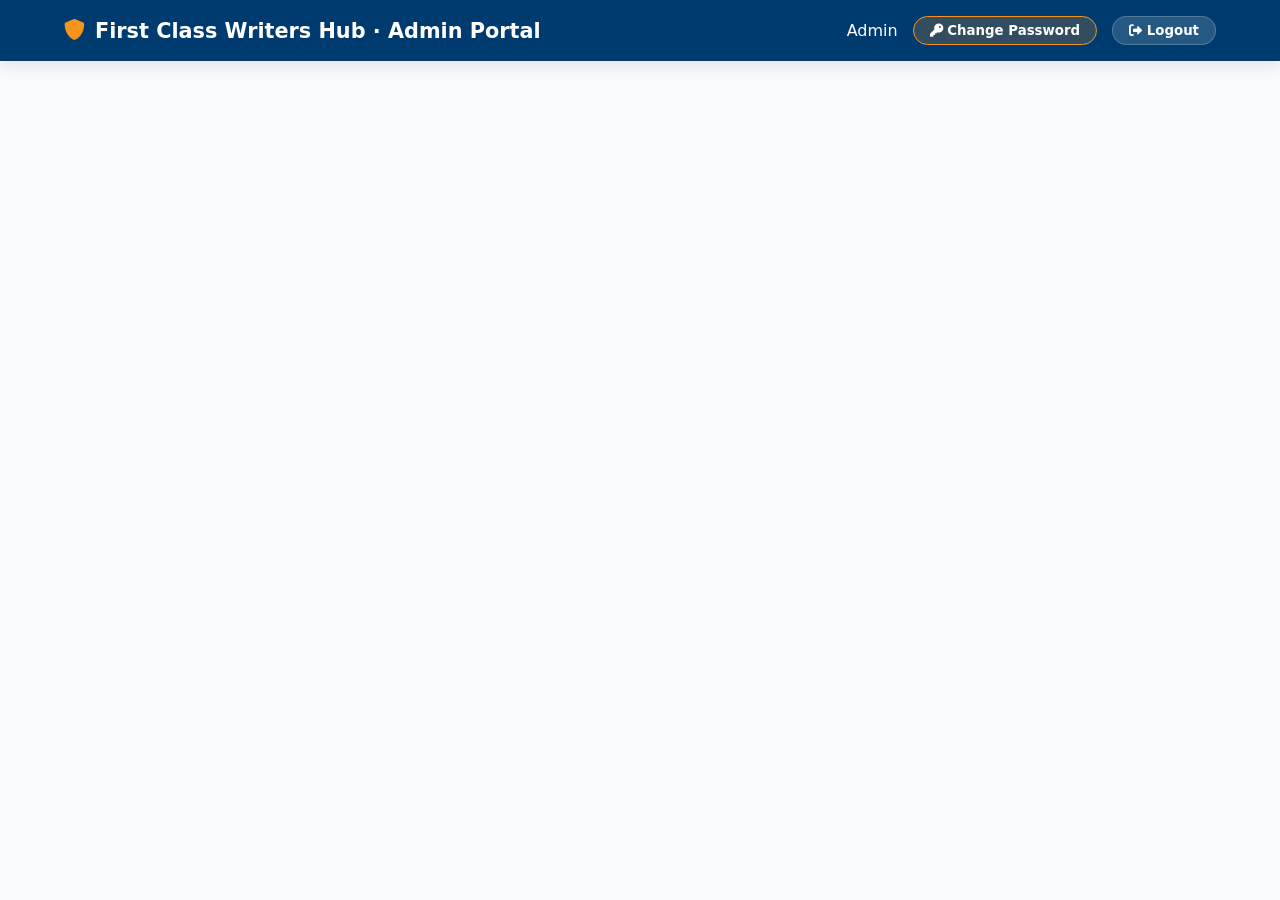
<file: admin.html>
<!DOCTYPE html>
<html lang="en">
<head>
  <meta charset="UTF-8">
  <meta name="viewport" content="width=device-width, initial-scale=1.0">
  <title>Admin Portal · First Class Writers Hub</title>
  <!-- Font Awesome -->
  <link rel="stylesheet" href="https://cdnjs.cloudflare.com/ajax/libs/font-awesome/6.0.0-beta3/css/all.min.css">
  <link rel="stylesheet" href="css/style.css">
  <style>
    :root {
      --primary-blue: #003b6f;
      --primary-orange: #f7941e;
      --bg-dark: #0f172a;
      --bg-light: #f8fafc;
      --card-bg: #ffffff;
      --border-color: #e2e8f0;
      --text-dark: #1e293b;
      --text-gray: #64748b;
    }
    * { margin: 0; padding: 0; box-sizing: border-box; font-family: 'Segoe UI', system-ui, sans-serif; }
    body { background: var(--bg-light); color: var(--text-dark); min-height: 100vh; }

    /* Admin Navbar */
    .admin-nav {
      background: var(--primary-blue);
      color: white;
      padding: 1rem 5%;
      display: flex;
      justify-content: space-between;
      align-items: center;
      box-shadow: 0 4px 15px rgba(0, 0, 0, 0.1);
    }
    .admin-nav .logo { font-size: 1.3rem; font-weight: 700; display: flex; align-items: center; gap: 10px; }
    .admin-nav .logo i { color: var(--primary-orange); }
    .admin-user-info { display: flex; align-items: center; gap: 15px; }
    .btn-admin-logout {
      background: rgba(255, 255, 255, 0.15);
      color: white;
      border: 1px solid rgba(255, 255, 255, 0.2);
      padding: 6px 16px;
      border-radius: 20px;
      cursor: pointer;
      font-weight: 600;
      transition: 0.2s;
    }
    .btn-admin-logout:hover { background: rgba(255, 255, 255, 0.25); }

    /* Admin Container */
    .admin-container { max-width: 1300px; margin: 2rem auto; padding: 0 1.5rem; }

    /* Stats Grid */
    .stats-grid {
      display: grid;
      grid-template-columns: repeat(auto-fit, minmax(220px, 1fr));
      gap: 1.2rem;
      margin-bottom: 2rem;
    }
    .stat-card {
      background: white;
      padding: 1.5rem;
      border-radius: 16px;
      border: 1px solid var(--border-color);
      box-shadow: 0 4px 12px rgba(0, 0, 0, 0.03);
      display: flex;
      align-items: center;
      gap: 1.2rem;
    }
    .stat-icon {
      width: 54px;
      height: 54px;
      border-radius: 14px;
      display: flex;
      align-items: center;
      justify-content: center;
      font-size: 1.5rem;
    }
    .icon-total { background: #e0f2fe; color: #0284c7; }
    .icon-pending { background: #fef3c7; color: #d97706; }
    .icon-progress { background: #dbeafe; color: #2563eb; }
    .icon-completed { background: #d1fae5; color: #059669; }
    .stat-info h3 { font-size: 1.8rem; font-weight: 800; color: var(--primary-blue); }
    .stat-info p { font-size: 0.85rem; color: var(--text-gray); font-weight: 600; }

    /* Table & Filter Bar */
    .admin-card {
      background: white;
      border-radius: 16px;
      border: 1px solid var(--border-color);
      box-shadow: 0 4px 20px rgba(0,0,0,0.04);
      overflow: hidden;
    }
    .admin-card-header {
      padding: 1.2rem 1.5rem;
      border-bottom: 1px solid var(--border-color);
      display: flex;
      justify-content: space-between;
      align-items: center;
      flex-wrap: wrap;
      gap: 1rem;
    }
    .admin-card-header h2 { font-size: 1.25rem; color: var(--primary-blue); font-weight: 700; }

    .filter-tools { display: flex; gap: 0.8rem; flex-wrap: wrap; }
    .search-input {
      padding: 8px 14px;
      border: 1px solid var(--border-color);
      border-radius: 10px;
      outline: none;
      font-size: 0.9rem;
      width: 220px;
    }
    .status-filter-select {
      padding: 8px 14px;
      border: 1px solid var(--border-color);
      border-radius: 10px;
      outline: none;
      font-size: 0.9rem;
      background: white;
    }

    /* Orders Table */
    .table-responsive { width: 100%; overflow-x: auto; }
    .orders-table { width: 100%; border-collapse: collapse; text-align: left; }
    .orders-table th {
      background: #f8fafc;
      padding: 12px 16px;
      font-size: 0.8rem;
      font-weight: 700;
      color: var(--text-gray);
      text-transform: uppercase;
      letter-spacing: 0.5px;
      border-bottom: 1px solid var(--border-color);
    }
    .orders-table td {
      padding: 14px 16px;
      border-bottom: 1px solid var(--border-color);
      font-size: 0.9rem;
      vertical-align: middle;
    }
    .orders-table tr:hover { background: #f8fafc; }

    .client-info strong { display: block; color: var(--primary-blue); }
    .client-info small { color: var(--text-gray); font-size: 0.8rem; }

    .status-select-inline {
      padding: 6px 10px;
      border-radius: 8px;
      font-size: 0.8rem;
      font-weight: 700;
      border: 1px solid var(--border-color);
      cursor: pointer;
      outline: none;
    }

    .btn-chat-open {
      background: var(--primary-blue);
      color: white;
      border: none;
      padding: 6px 14px;
      border-radius: 8px;
      font-size: 0.85rem;
      font-weight: 600;
      cursor: pointer;
      display: inline-flex;
      align-items: center;
      gap: 6px;
      transition: 0.2s;
    }
    .btn-chat-open:hover { background: #002b52; }

    .attachment-pill {
      display: inline-block;
      background: #f1f5f9;
      padding: 3px 8px;
      border-radius: 6px;
      font-size: 0.75rem;
      color: var(--primary-blue);
      text-decoration: none;
      margin-right: 4px;
      margin-bottom: 4px;
      border: 1px solid #cbd5e1;
    }
    .attachment-pill:hover { background: #e2e8f0; }

    /* Admin Login Box */
    .admin-login-box {
      max-width: 400px;
      margin: 5rem auto;
      background: white;
      padding: 2.5rem;
      border-radius: 20px;
      box-shadow: 0 10px 40px rgba(0, 59, 111, 0.12);
      text-align: center;
    }
    .admin-login-box h2 { color: var(--primary-blue); margin-bottom: 0.5rem; }
    .admin-login-box p { color: var(--text-gray); font-size: 0.9rem; margin-bottom: 1.5rem; }

    /* Chat Drawer Modal */
    .chat-drawer {
      display: none;
      position: fixed;
      top: 0;
      right: 0;
      width: 100%;
      max-width: 480px;
      height: 100%;
      background: white;
      box-shadow: -10px 0 30px rgba(0,0,0,0.15);
      z-index: 9999;
      flex-direction: column;
    }
    .chat-drawer.show { display: flex; }
    .chat-drawer-header {
      padding: 1.2rem 1.5rem;
      background: var(--primary-blue);
      color: white;
      display: flex;
      justify-content: space-between;
      align-items: center;
    }
    .chat-drawer-body { flex: 1; padding: 1.5rem; overflow-y: auto; background: #f8fafc; }
    .chat-drawer-footer { padding: 1rem 1.5rem; background: white; border-top: 1px solid var(--border-color); display: flex; gap: 8px; }
  </style>
</head>
<body>

  <!-- Admin Navbar -->
  <nav class="admin-nav">
    <div class="logo">
      <i class="fas fa-shield-alt"></i> First Class Writers Hub · Admin Portal
    </div>
    <div class="admin-user-info" id="adminNavUser">
      <span id="adminNameDisplay">Admin</span>
      <button class="btn-admin-logout" style="background: rgba(247, 148, 30, 0.2); border-color: var(--primary-orange); cursor: pointer;" onclick="openAdminPassModal()"><i class="fas fa-key"></i> Change Password</button>
      <button class="btn-admin-logout" onclick="handleAdminLogout()"><i class="fas fa-sign-out-alt"></i> Logout</button>
    </div>
  </nav>

  <!-- Login Form View (Shown if not logged in as Admin) -->
  <div id="adminLoginView" class="admin-login-box" style="display: none;">
    <h2><i class="fas fa-user-shield" style="color: var(--primary-orange);"></i> Admin Login</h2>
    <p>Sign in with your administrator credentials</p>
    <div id="adminAlert" class="alert alert-danger" style="display: none;"></div>
    <form id="adminLoginForm">
      <div class="auth-form-group" style="text-align: left;">
        <label>Admin Email</label>
        <input type="email" id="adminEmail" value="firstclasswritersk@gmail.com" required>
      </div>
      <div class="auth-form-group" style="text-align: left;">
        <label>Password</label>
        <input type="password" id="adminPassword" placeholder="Enter admin password" required>
      </div>
      <button type="submit" class="btn-auth-submit"><i class="fas fa-key"></i> Log In to Portal</button>
    </form>
  </div>

  <!-- Main Dashboard View -->
  <div id="adminDashboardView" class="admin-container" style="display: none;">
    
    <!-- Stats Overview -->
    <div class="stats-grid">
      <div class="stat-card">
        <div class="stat-icon icon-total"><i class="fas fa-folder-open"></i></div>
        <div class="stat-info">
          <h3 id="statTotalOrders">0</h3>
          <p>TOTAL ORDERS</p>
        </div>
      </div>
      <div class="stat-card">
        <div class="stat-icon icon-pending"><i class="fas fa-clock"></i></div>
        <div class="stat-info">
          <h3 id="statPendingOrders">0</h3>
          <p>PENDING REVIEW</p>
        </div>
      </div>
      <div class="stat-card">
        <div class="stat-icon icon-progress"><i class="fas fa-tasks"></i></div>
        <div class="stat-info">
          <h3 id="statInProgressOrders">0</h3>
          <p>IN PROGRESS</p>
        </div>
      </div>
      <div class="stat-card">
        <div class="stat-icon icon-completed"><i class="fas fa-check-circle"></i></div>
        <div class="stat-info">
          <h3 id="statCompletedOrders">0</h3>
          <p>COMPLETED</p>
        </div>
      </div>
    </div>

    <!-- Orders Management Card -->
    <div class="admin-card">
      <div class="admin-card-header">
        <h2><i class="fas fa-list-alt"></i> Assignments & Client Orders</h2>
        <div class="filter-tools">
          <input type="text" id="adminSearchInput" class="search-input" placeholder="Search order #, client, topic..." onkeyup="filterAdminOrders()">
          <select id="adminStatusFilter" class="status-filter-select" onchange="filterAdminOrders()">
            <option value="ALL">All Statuses</option>
            <option value="Pending">Pending</option>
            <option value="In Progress">In Progress</option>
            <option value="Completed">Completed</option>
            <option value="Cancelled">Cancelled</option>
          </select>
          <button class="btn-chat-open" onclick="loadAdminOrders()"><i class="fas fa-sync-alt"></i> Refresh</button>
        </div>
      </div>

      <div class="table-responsive">
        <table class="orders-table">
          <thead>
            <tr>
              <th>Order #</th>
              <th>Client</th>
              <th>Subject / Topic</th>
              <th>Pricing / Cost</th>
              <th>Instructions</th>
              <th>Attachments</th>
              <th>Status</th>
              <th>Action</th>
            </tr>
          </thead>
          <tbody id="adminOrdersTableBody">
            <!-- Populated by admin.js -->
          </tbody>
        </table>
      </div>
    </div>

  </div>

  <!-- Chat Drawer Side Modal -->
  <div class="chat-drawer" id="adminChatDrawer">
    <div class="chat-drawer-header">
      <div>
        <h3 id="drawerOrderTitle">Chat - Order #2001</h3>
        <small id="drawerClientTitle" style="opacity: 0.85;">Client</small>
      </div>
      <button class="close-auth-modal" style="color: white; background: rgba(255,255,255,0.2);" onclick="closeAdminChatDrawer()">&times;</button>
    </div>
    <div style="background: #f1f5f9; padding: 8px 16px; border-bottom: 1px solid #e2e8f0;">
      <div style="display: flex; justify-content: space-between; align-items: center;">
        <span style="font-size: 0.8rem; color: #475569; font-weight: 600;"><i class="fas fa-file-upload"></i> Deliver Solution:</span>
        <button onclick="document.getElementById('adminDeliverWorkInput').click()" style="padding: 5px 12px; font-size: 0.75rem; background: #10b981; color: white; border: none; border-radius: 6px; cursor: pointer; font-weight: 600;"><i class="fas fa-cloud-upload-alt"></i> Select Files</button>
        <input type="file" id="adminDeliverWorkInput" multiple style="display:none;" onchange="handleAdminChatDeliverFileSelected(this)">
      </div>
      <div id="adminChatStagedPreview" style="display:none; margin-top: 8px; background: #f0fdf4; border: 1px solid #86efac; border-radius: 8px; padding: 8px 12px;">
        <div style="font-size: 0.8rem; font-weight: 700; color: #15803d; margin-bottom: 4px;"><i class="fas fa-check-circle"></i> Files ready to upload & mark completed:</div>
        <div id="adminChatStagedFileList" style="display: flex; flex-direction: column; gap: 3px; font-size: 0.78rem; color: #334155; margin-bottom: 6px;"></div>
        <div style="display: flex; gap: 6px; justify-content: flex-end;">
          <button onclick="clearAdminChatStagedFiles()" style="padding: 3px 8px; font-size: 0.75rem; background: #94a3b8; color: white; border: none; border-radius: 4px; cursor: pointer;">Cancel</button>
          <button onclick="confirmAdminChatDeliverWork()" style="padding: 3px 10px; font-size: 0.75rem; background: #059669; color: white; border: none; border-radius: 4px; cursor: pointer; font-weight: 700;"><i class="fas fa-paper-plane"></i> Confirm & Submit</button>
        </div>
      </div>
    </div>
    <div class="chat-drawer-body" id="adminChatMessages">
      <!-- Chat bubbles -->
    </div>
    <div id="adminFilePreview" style="display:none; padding: 6px 14px; background: #eff6ff; font-size: 0.8rem; color: #1d4ed8; border-top: 1px solid #bfdbfe; font-weight: 600;"></div>
    <div class="chat-drawer-footer">
      <input type="file" id="adminChatAttachment" multiple style="display:none;" onchange="handleAdminFileSelected(this)">
      <button type="button" onclick="document.getElementById('adminChatAttachment').click()" style="background: #f1f5f9; border: 1px solid #cbd5e1; color: #475569; border-radius: 8px; width: 38px; height: 38px; cursor: pointer; display: flex; align-items: center; justify-content: center;" title="Attach file"><i class="fas fa-paperclip"></i></button>
      <textarea id="adminChatInput" placeholder="Type a message to reply to client..." rows="1" style="flex:1; padding: 10px; border-radius: 10px; border: 1px solid var(--border-color); outline: none;"></textarea>
      <button class="btn-chat-open" id="adminSendChatBtn"><i class="fas fa-paper-plane"></i> Send</button>
    </div>
  </div>

  <!-- Order Details Modal -->
  <div class="auth-modal" id="orderDetailsModal" style="display: none;">
    <div class="auth-modal-content" style="max-width: 650px; text-align: left;">
      <div class="auth-modal-header" style="border-bottom: 1px solid var(--border-color); padding-bottom: 1rem;">
        <div>
          <h3 id="modalOrderNumber" style="margin:0; color: var(--primary-blue); display: flex; align-items: center; gap: 8px;">
            <i class="fas fa-file-alt" style="color: var(--primary-orange);"></i> Order Details
          </h3>
          <small id="modalOrderSubmitted" style="color: #64748b; font-weight: normal;"></small>
        </div>
        <button class="close-auth-modal" onclick="closeOrderDetailsModal()">&times;</button>
      </div>

      <div class="modal-body" style="padding: 1.25rem 0; display: flex; flex-direction: column; gap: 1.25rem;">
        <!-- Client & Status Row -->
        <div style="display: flex; justify-content: space-between; align-items: flex-start; background: #f8fafc; padding: 1rem; border-radius: 12px; border: 1px solid #e2e8f0;">
          <div>
            <strong style="color: var(--primary-blue); font-size: 1rem;" id="modalClientName">Client Name</strong>
            <div style="font-size: 0.85rem; color: #64748b; margin-top: 4px;" id="modalClientEmail"><i class="fas fa-envelope"></i> email@example.com</div>
            <div style="font-size: 0.85rem; color: #64748b; margin-top: 2px;" id="modalClientPhone"><i class="fas fa-phone"></i> +1 234 567 890</div>
          </div>
          <div style="text-align: right;">
            <span style="font-size: 0.75rem; color: #64748b; display: block; margin-bottom: 4px;">CURRENT STATUS</span>
            <span id="modalOrderStatusBadge" class="status-badge">Pending</span>
          </div>
        </div>

        <!-- Subject / Topic -->
        <div>
          <label style="font-size: 0.8rem; font-weight: 700; color: #64748b; text-transform: uppercase; letter-spacing: 0.5px;">Subject / Topic</label>
          <div id="modalOrderSubject" style="font-size: 1.1rem; font-weight: 700; color: var(--primary-blue); margin-top: 4px;"></div>
        </div>

        <!-- Pricing & Cost Summary Box -->
        <div style="background: #eff6ff; border: 1px solid #bfdbfe; border-radius: 12px; padding: 1rem; display: flex; justify-content: space-between; align-items: center; flex-wrap: wrap; gap: 1rem;">
          <div>
            <span style="font-size: 0.75rem; font-weight: 700; color: #1d4ed8; text-transform: uppercase; letter-spacing: 0.5px; display: block; margin-bottom: 2px;">Service & Pricing Tier</span>
            <span id="modalOrderServiceTier" style="font-size: 1rem; font-weight: 700; color: var(--primary-blue); display: flex; align-items: center; gap: 6px;">
              <i class="fas fa-tag" style="color: var(--primary-orange);"></i> Rewriting ($4.00 / page)
            </span>
            <small id="modalOrderPagesCount" style="color: #64748b; font-size: 0.85rem; margin-top: 2px; display: block;"><i class="fas fa-file"></i> 1 Page (~275 words)</small>
          </div>
          <div style="text-align: right;">
            <span style="font-size: 0.75rem; font-weight: 700; color: #1d4ed8; text-transform: uppercase; letter-spacing: 0.5px; display: block; margin-bottom: 2px;">Total Price</span>
            <span id="modalOrderTotalPrice" style="font-size: 1.5rem; font-weight: 800; color: #2563eb;">$4.00 <small style="font-size:0.75rem; font-weight:600; color:#64748b;">USD</small></span>
          </div>
        </div>

        <!-- Full Instructions -->
        <div>
          <label style="font-size: 0.8rem; font-weight: 700; color: #64748b; text-transform: uppercase; letter-spacing: 0.5px;">Assignment Instructions</label>
          <div id="modalOrderInstructions" style="margin-top: 6px; padding: 1rem; background: #f8fafc; border: 1px solid #cbd5e1; border-radius: 10px; max-height: 250px; overflow-y: auto; white-space: pre-wrap; font-size: 0.9rem; color: #334155; line-height: 1.6;"></div>
        </div>

        <!-- Attachments Section - split into Submitted vs Delivered -->
        <div>
          <div style="display: flex; justify-content: space-between; align-items: center; margin-bottom: 10px;">
            <label style="font-size: 0.8rem; font-weight: 700; color: #64748b; text-transform: uppercase; letter-spacing: 0.5px;">Files</label>
            <button onclick="document.getElementById('modalDeliverWorkInput').click()" style="padding: 4px 10px; font-size: 0.75rem; background: #10b981; color: white; border: none; border-radius: 6px; cursor: pointer; font-weight: 600;"><i class="fas fa-cloud-upload-alt"></i> Select Files</button>
            <input type="file" id="modalDeliverWorkInput" multiple style="display:none;" onchange="handleModalDeliverFileSelected(this)">
          </div>
          <div id="modalSolutionStagedPreview" style="display:none; margin-bottom: 12px; background: #f0fdf4; border: 1px solid #86efac; border-radius: 10px; padding: 10px 14px;">
            <div style="font-size: 0.82rem; font-weight: 700; color: #15803d; margin-bottom: 6px;"><i class="fas fa-check-double"></i> Files Selected to Deliver:</div>
            <div id="modalSolutionStagedFileList" style="display: flex; flex-direction: column; gap: 4px; font-size: 0.8rem; color: #334155; margin-bottom: 8px;"></div>
            <div style="display: flex; gap: 8px; justify-content: flex-end;">
              <button onclick="clearModalStagedFiles()" style="padding: 4px 10px; font-size: 0.75rem; background: #94a3b8; color: white; border: none; border-radius: 6px; cursor: pointer;">Cancel</button>
              <button onclick="confirmModalDeliverWork()" style="padding: 4px 12px; font-size: 0.75rem; background: #059669; color: white; border: none; border-radius: 6px; cursor: pointer; font-weight: 700;"><i class="fas fa-paper-plane"></i> Confirm & Submit</button>
            </div>
          </div>
          <div style="display: grid; grid-template-columns: 1fr 1fr; gap: 14px;">
            <!-- Submitted Files (client uploads) -->
            <div style="background: #f8fafc; border: 1px solid #e2e8f0; border-radius: 10px; padding: 12px;">
              <div style="font-size: 0.78rem; font-weight: 700; color: #475569; text-transform: uppercase; letter-spacing: 0.5px; margin-bottom: 8px; display: flex; align-items: center; gap: 6px;">
                <i class="fas fa-paperclip" style="color: #3b82f6;"></i> Attached Files
              </div>
              <div id="modalSubmittedFiles" style="display: flex; flex-direction: column; gap: 5px; min-height: 32px;">
                <span style="font-size: 0.82rem; color: #94a3b8; font-style: italic;">No files attached</span>
              </div>
            </div>
            <!-- Delivered Files (solution uploads) -->
            <div style="background: #f0fdf4; border: 1px solid #86efac; border-radius: 10px; padding: 12px;">
              <div style="font-size: 0.78rem; font-weight: 700; color: #15803d; text-transform: uppercase; letter-spacing: 0.5px; margin-bottom: 8px; display: flex; align-items: center; gap: 6px;">
                <i class="fas fa-check-circle" style="color: #22c55e;"></i> Files
              </div>
              <div id="modalSolutionFiles" style="display: flex; flex-direction: column; gap: 5px; min-height: 32px;">
                <span style="font-size: 0.82rem; color: #94a3b8; font-style: italic;">No solution uploaded yet</span>
              </div>
            </div>
          </div>
        </div>
      </div>

      <div class="modal-footer" style="border-top: 1px solid var(--border-color); padding-top: 1rem; display: flex; justify-content: space-between; align-items: center;">
        <button class="btn-chat-open" id="modalOpenChatBtn"><i class="fas fa-comments"></i> Open Order Chat</button>
        <button onclick="closeOrderDetailsModal()" style="padding: 8px 16px; background: #94a3b8; color: white; border: none; border-radius: 8px; font-weight: 600; cursor: pointer;">Close</button>
      </div>
    </div>
  </div>

  <!-- Admin Change Password Modal -->
  <div class="auth-modal" id="adminPassModal">
    <div class="auth-modal-content">
      <div class="auth-modal-header">
        <h3><i class="fas fa-key" style="color: var(--primary-orange);"></i> Change Password</h3>
        <button class="close-auth-modal" onclick="closeAdminPassModal()">&times;</button>
      </div>
      <div id="adminPassAlert"></div>
      <form id="adminPassForm">
        <div class="auth-form-group">
          <label>Current Password</label>
          <input type="password" id="adminCurrentPass" required placeholder="Enter current password">
        </div>
        <div class="auth-form-group">
          <label>New Password</label>
          <input type="password" id="adminNewPass" required minlength="6" placeholder="Enter new password (min 6 chars)">
        </div>
        <div class="auth-form-group">
          <label>Confirm New Password</label>
          <input type="password" id="adminConfirmPass" required minlength="6" placeholder="Re-enter new password">
        </div>
        <button type="submit" class="btn-auth-submit"><i class="fas fa-save"></i> Update Password</button>
      </form>
    </div>
  </div>

  <script src="js/admin.js"></script>
</body>
</html>
</file>
<file: css/style.css>
/* Additional Styles for Auth, Client Portal & Admin Dashboard */

/* ===== RESTRUCTURED NAVBAR ===== */
.nav-right-bar {
  display: flex;
  align-items: center;
  gap: 1rem;
}

.nav-auth-btn {
  background: rgba(255, 255, 255, 0.12);
  color: white !important;
  padding: 0.55rem 1.3rem;
  border-radius: 30px;
  font-size: 0.85rem;
  font-weight: 600;
  text-decoration: none;
  border: 1px solid rgba(255, 255, 255, 0.25);
  transition: all 0.2s ease;
  display: inline-flex;
  align-items: center;
  gap: 8px;
  white-space: nowrap;
}
.nav-auth-btn:hover {
  background: rgba(255, 255, 255, 0.25);
  transform: translateY(-1px);
  box-shadow: 0 4px 15px rgba(0, 0, 0, 0.2);
}

@media (max-width: 992px) {
  .nav-right-bar {
    gap: 0.5rem;
  }
}

/* ===== HERO SHOWCASE CARD ===== */
.hero-showcase-card {
  width: 100%;
  max-width: 440px;
  background: rgba(255, 255, 255, 0.1);
  border: 1px solid rgba(255, 255, 255, 0.2);
  border-radius: 24px;
  padding: 2rem;
  backdrop-filter: blur(12px);
  box-shadow: 0 20px 40px rgba(0, 0, 0, 0.2);
  color: white;
}

.showcase-header {
  display: flex;
  align-items: center;
  gap: 15px;
  margin-bottom: 1.5rem;
  padding-bottom: 1rem;
  border-bottom: 1px solid rgba(255, 255, 255, 0.15);
}

.showcase-icon {
  width: 50px;
  height: 50px;
  background: var(--primary-orange, #f7941e);
  border-radius: 14px;
  display: flex;
  align-items: center;
  justify-content: center;
  font-size: 1.5rem;
  color: white;
  box-shadow: 0 4px 15px rgba(247, 148, 30, 0.4);
}

.showcase-header h3 {
  font-size: 1.25rem;
  font-weight: 700;
}
.showcase-header p {
  font-size: 0.85rem;
  opacity: 0.85;
}

.showcase-stats-grid {
  display: grid;
  grid-template-columns: 1fr 1fr;
  gap: 1rem;
  margin-bottom: 1.5rem;
}

.showcase-stat {
  background: rgba(255, 255, 255, 0.08);
  padding: 1rem;
  border-radius: 14px;
  border: 1px solid rgba(255, 255, 255, 0.1);
  text-align: center;
}

.stat-number {
  display: block;
  font-size: 1.4rem;
  font-weight: 800;
  color: var(--primary-orange, #f7941e);
}
.stat-label {
  font-size: 0.75rem;
  opacity: 0.85;
}

.btn-showcase-cta {
  width: 100%;
  background: white;
  color: var(--primary-blue, #003b6f);
  border: none;
  padding: 12px;
  border-radius: 12px;
  font-size: 0.95rem;
  font-weight: 700;
  cursor: pointer;
  transition: all 0.2s ease;
  display: flex;
  align-items: center;
  justify-content: center;
  gap: 8px;
}
.btn-showcase-cta:hover {
  background: #f8fafc;
  transform: translateY(-2px);
  box-shadow: 0 8px 20px rgba(0, 0, 0, 0.15);
}

/* ===== AUTH MODAL ===== */
.auth-modal {
  display: none;
  position: fixed;
  top: 0;
  left: 0;
  width: 100%;
  height: 100%;
  background: rgba(0, 0, 0, 0.65);
  z-index: 99999;
  justify-content: center;
  align-items: center;
  backdrop-filter: blur(6px);
}
.auth-modal.show { display: flex; }

.auth-modal-content {
  background: white;
  border-radius: 20px;
  width: 90%;
  max-width: 440px;
  padding: 2rem;
  box-shadow: 0 20px 50px rgba(0, 59, 111, 0.25);
  position: relative;
  animation: slideUp 0.3s cubic-bezier(0.16, 1, 0.3, 1);
}

.auth-modal-header {
  display: flex;
  justify-content: space-between;
  align-items: center;
  margin-bottom: 1.5rem;
}
.auth-modal-header h3 {
  color: var(--primary-blue, #003b6f);
  font-size: 1.4rem;
  font-weight: 700;
}
.close-auth-modal {
  background: #f0f4f8;
  border: none;
  width: 34px;
  height: 34px;
  border-radius: 50%;
  font-size: 1.2rem;
  cursor: pointer;
  color: #6c7a8a;
  transition: 0.2s;
}
.close-auth-modal:hover { background: #e0e8f0; color: #1a2332; }

.auth-tabs {
  display: flex;
  background: #f0f4f8;
  border-radius: 12px;
  padding: 4px;
  margin-bottom: 1.5rem;
}
.auth-tab-btn {
  flex: 1;
  border: none;
  background: transparent;
  padding: 10px;
  border-radius: 8px;
  font-weight: 600;
  color: #6c7a8a;
  cursor: pointer;
  transition: 0.2s;
  font-size: 0.9rem;
}
.auth-tab-btn.active {
  background: white;
  color: var(--primary-blue, #003b6f);
  box-shadow: 0 2px 8px rgba(0,0,0,0.08);
}

.auth-form-group {
  margin-bottom: 1.2rem;
}
.auth-form-group label {
  display: block;
  font-size: 0.85rem;
  font-weight: 600;
  color: var(--text-dark, #1a2332);
  margin-bottom: 0.4rem;
}
.auth-form-group input {
  width: 100%;
  padding: 12px 14px;
  border-radius: 10px;
  border: 1px solid #d8e2ed;
  font-size: 0.95rem;
  outline: none;
  transition: 0.2s;
}
.auth-form-group input:focus {
  border-color: var(--primary-orange, #f7941e);
  box-shadow: 0 0 0 3px rgba(247, 148, 30, 0.15);
}

.btn-auth-submit {
  width: 100%;
  background: var(--primary-orange, #f7941e);
  color: white;
  border: none;
  padding: 12px;
  border-radius: 10px;
  font-size: 1rem;
  font-weight: 700;
  cursor: pointer;
  transition: 0.2s;
  margin-top: 0.5rem;
}
.btn-auth-submit:hover {
  background: var(--primary-orange-dark, #e07c10);
  transform: translateY(-1px);
}

.alert {
  padding: 10px 14px;
  border-radius: 8px;
  font-size: 0.85rem;
  margin-bottom: 1rem;
}
.alert-danger {
  background: #fee2e2;
  color: #dc2626;
  border: 1px solid #fca5a5;
}
.alert-success {
  background: #d1fae5;
  color: #059669;
  border: 1px solid #6ee7b7;
}

/* Nav User Profile Badge */
.user-profile-badge {
  display: flex;
  align-items: center;
  gap: 8px;
  background: rgba(255, 255, 255, 0.15);
  padding: 4px 12px;
  border-radius: 30px;
  color: white;
  font-size: 0.85rem;
}
.user-profile-badge .user-avatar { font-size: 1.1rem; color: var(--primary-orange, #f7941e); }
.btn-dashboard-nav {
  background: var(--primary-orange, #f7941e);
  color: white;
  border: none;
  padding: 4px 10px;
  border-radius: 20px;
  font-size: 0.75rem;
  font-weight: 600;
  cursor: pointer;
  margin-left: 4px;
}
.btn-logout-nav {
  background: transparent;
  color: rgba(255, 255, 255, 0.7);
  border: none;
  cursor: pointer;
  padding: 2px 6px;
  font-size: 0.9rem;
}
.btn-logout-nav:hover { color: white; }

/* Status Badges */
.status-badge {
  padding: 4px 10px;
  border-radius: 20px;
  font-size: 0.75rem;
  font-weight: 700;
  text-transform: uppercase;
}
.status-pending { background: #fef3c7; color: #d97706; }
.status-in-progress { background: #dbeafe; color: #2563eb; }
.status-completed { background: #d1fae5; color: #059669; }
.status-cancelled { background: #fee2e2; color: #dc2626; }

/* Chat Bubbles */
.chat-bubble {
  max-width: 80%;
  padding: 12px 16px;
  border-radius: 16px;
  margin-bottom: 12px;
  font-size: 0.9rem;
  line-height: 1.4;
  word-wrap: break-word;
}
.msg-outgoing {
  background: var(--primary-blue, #003b6f);
  color: white;
  margin-left: auto;
  border-bottom-right-radius: 4px;
}
.msg-incoming {
  background: #f0f4f8;
  color: var(--text-dark, #1a2332);
  margin-right: auto;
  border-bottom-left-radius: 4px;
  border: 1px solid #e2e8f0;
}
.bubble-meta {
  display: flex;
  justify-content: space-between;
  align-items: center;
  gap: 14px;
  font-size: 0.75rem;
  margin-bottom: 6px;
  opacity: 0.85;
}
.bubble-meta strong {
  margin-right: 8px;
}
.msg-file-attachment {
  margin-top: 6px;
  padding: 6px 10px;
  background: rgba(255, 255, 255, 0.2);
  border-radius: 8px;
  font-size: 0.8rem;
}

/* Chat Drawer Layout Shift */
body {
  transition: margin-right 0.3s cubic-bezier(0.16, 1, 0.3, 1) !important;
}

body.chat-drawer-open {
  margin-right: 420px !important;
  overflow-x: hidden !important;
}

@media (max-width: 992px) {
  body.chat-drawer-open {
    margin-right: 0 !important;
  }
}
</file>
